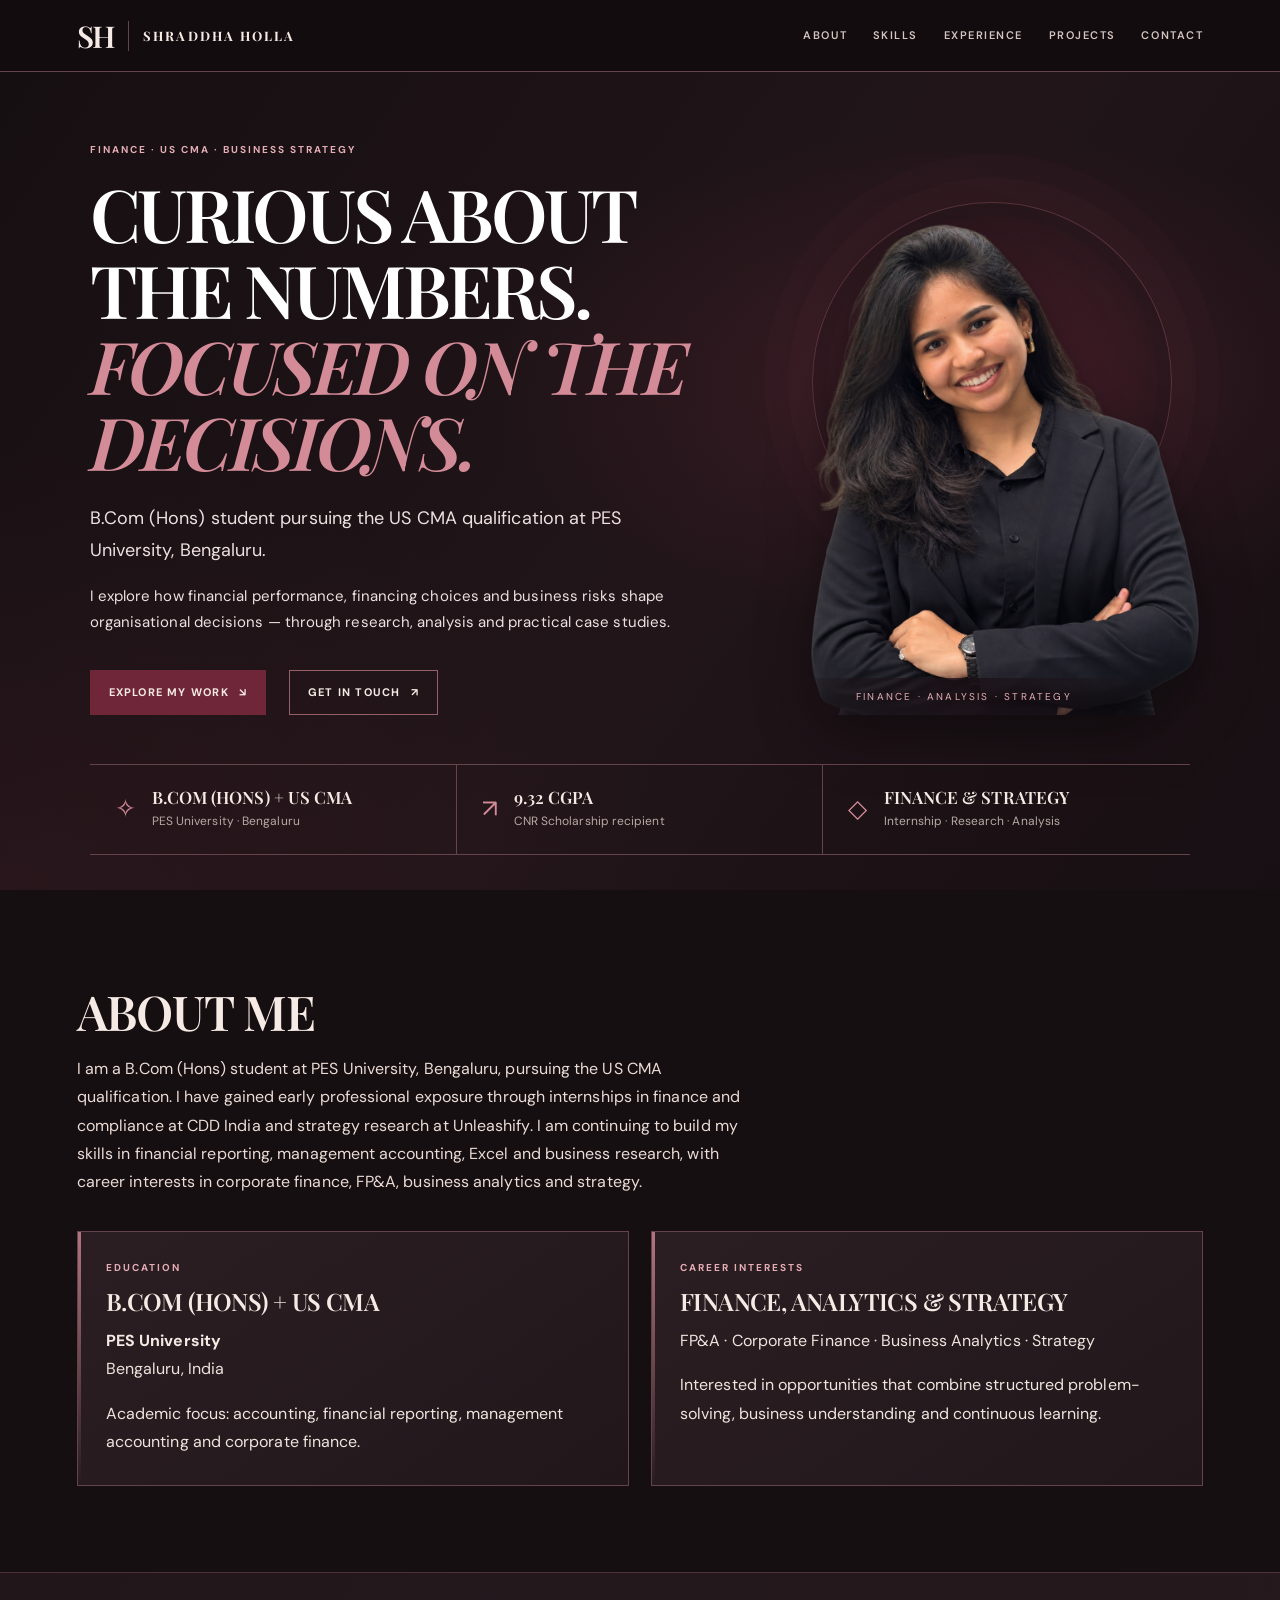
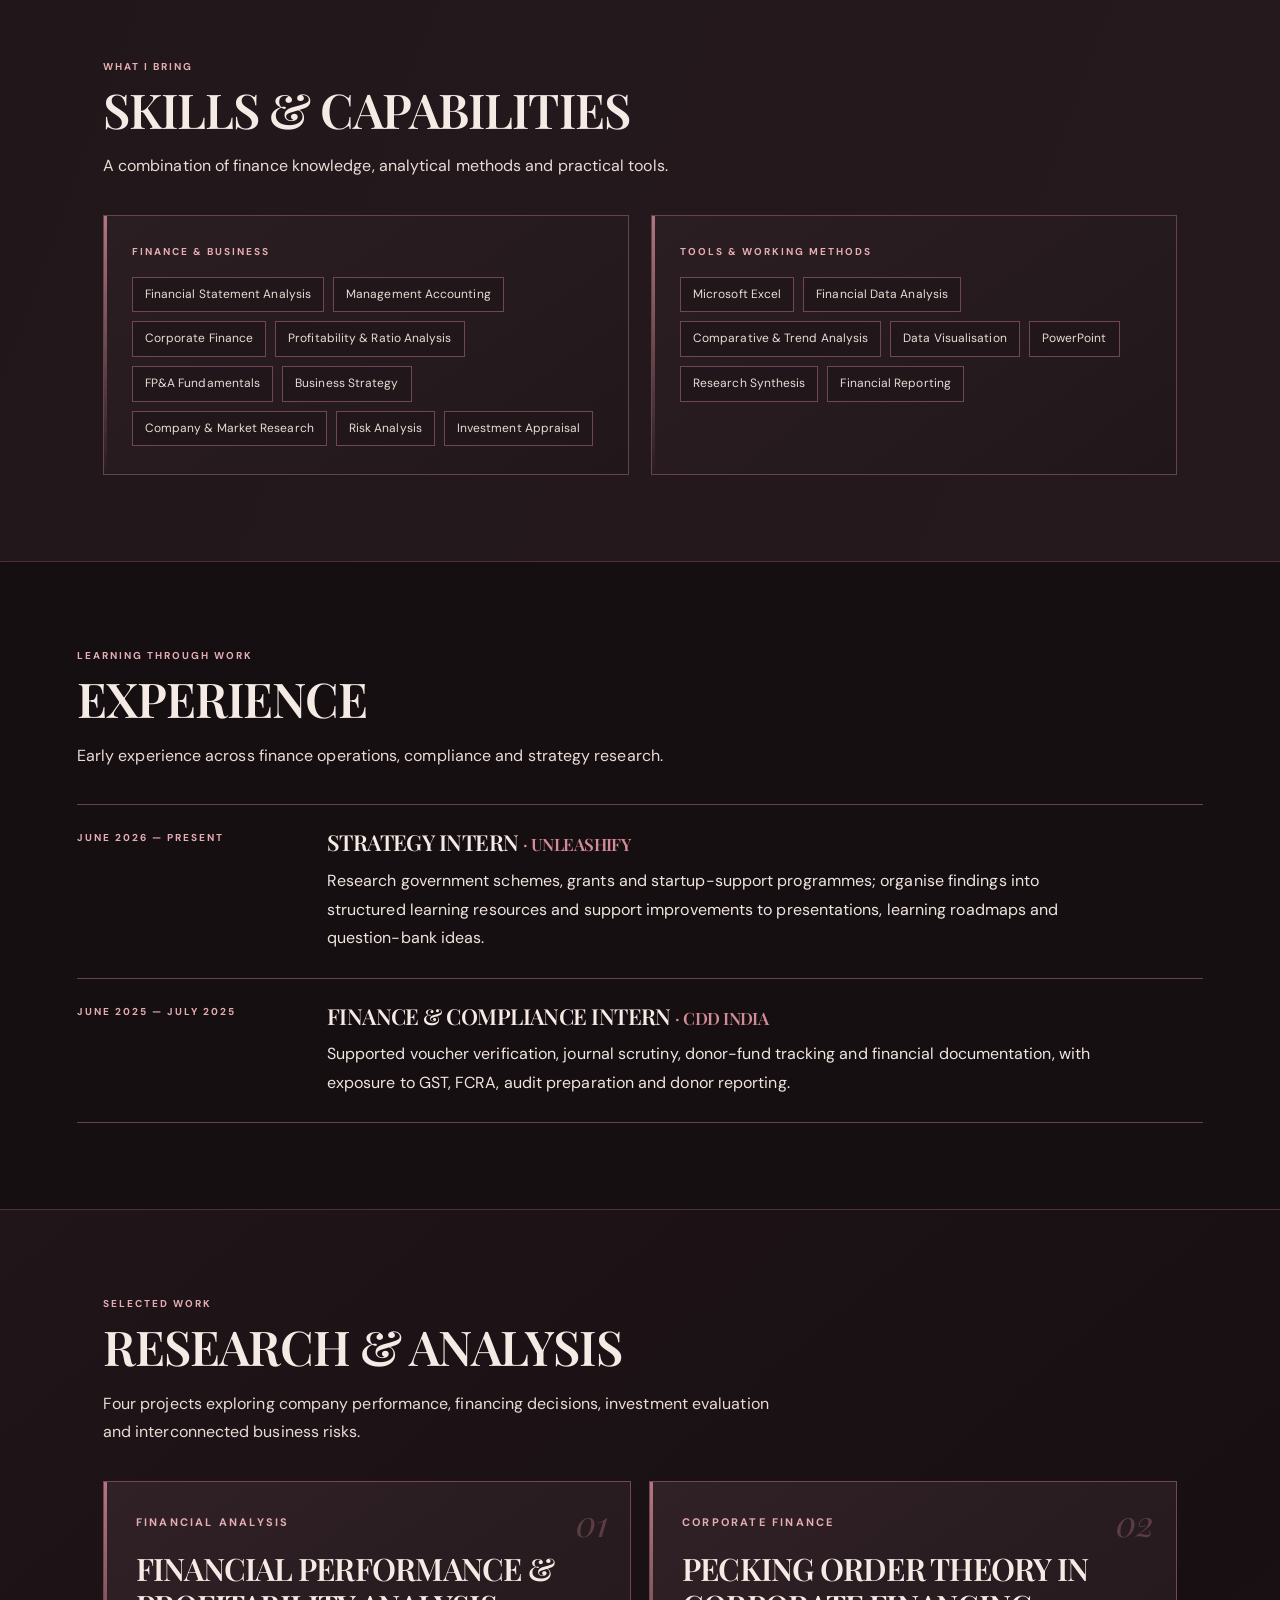
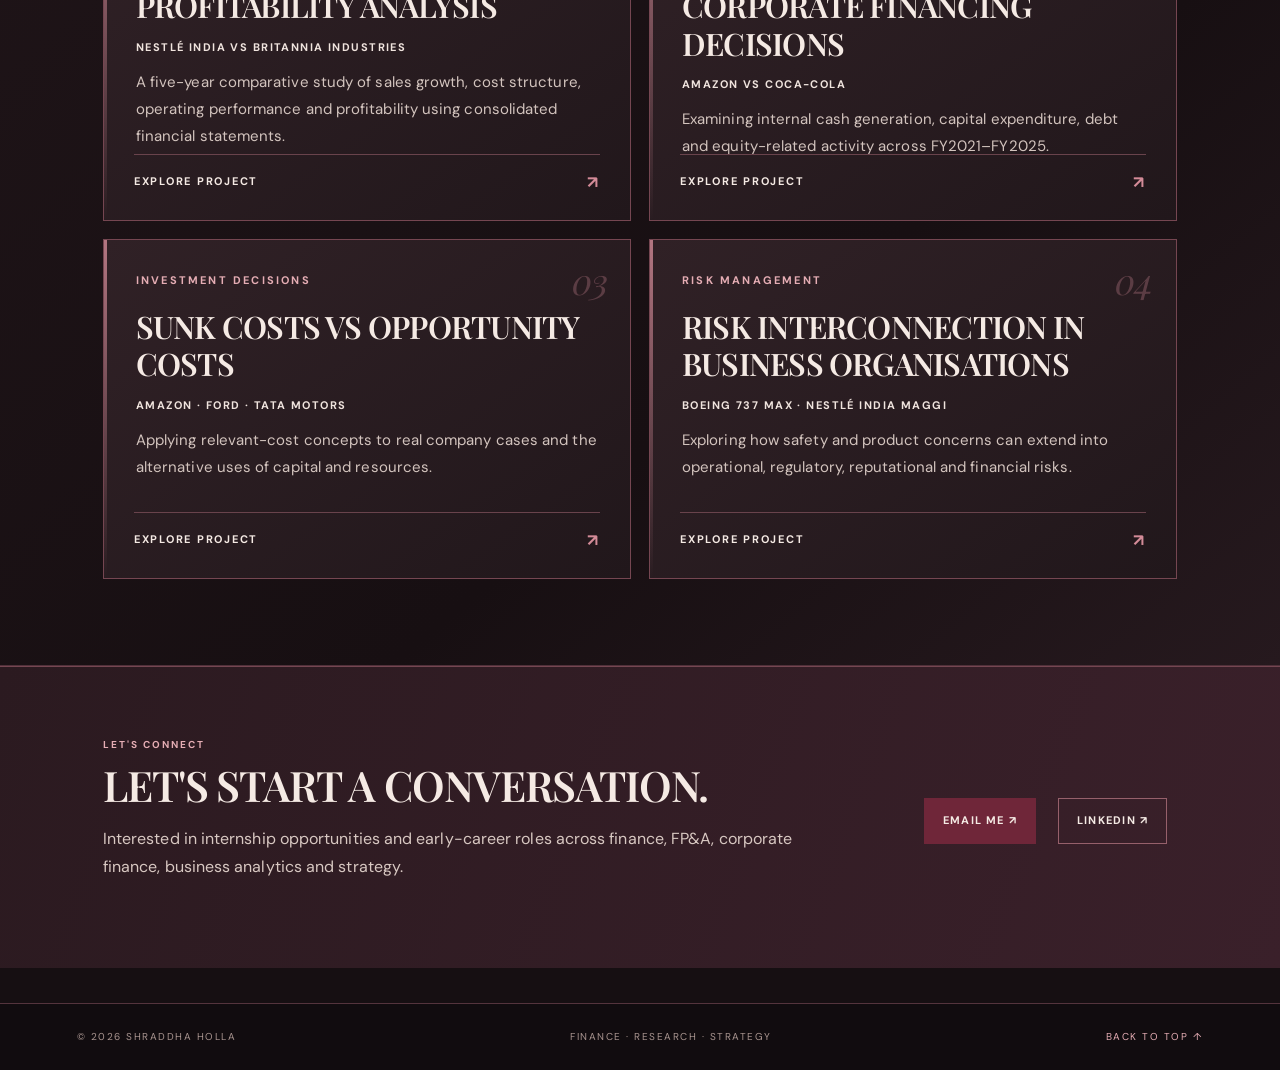
<file: index.html>
<!doctype html>
<html lang="en">
<head>
<meta charset="utf-8"><meta name="viewport" content="width=device-width,initial-scale=1">
<meta name="description" content="Shraddha Holla — B.Com (Hons) student and US CMA candidate focused on finance, business analysis and strategy.">
<title>Shraddha Holla | Finance · Analysis · Strategy</title>
<link rel="preconnect" href="https://fonts.googleapis.com"><link rel="preconnect" href="https://fonts.gstatic.com" crossorigin>
<link href="https://fonts.googleapis.com/css2?family=DM+Sans:wght@400;500;600;700&family=Playfair+Display:ital,wght@0,500;0,600;0,700;1,500;1,600&display=swap" rel="stylesheet">
<link rel="stylesheet" href="style.css">
</head>
<body>
<header class="site-header">
 <a class="brand" href="#home"><span class="brand-mark">SH</span><span>SHRADDHA HOLLA</span></a>
 <nav class="nav" aria-label="Main navigation">
  <a href="#about">ABOUT</a><a href="#skills">SKILLS</a><a href="#experience">EXPERIENCE</a><a href="#projects">PROJECTS</a><a href="#contact">CONTACT</a>
 </nav>
</header>
<main>
<section class="hero" id="home">
 <div class="hero-copy">
  <div class="eyebrow">FINANCE · US CMA · BUSINESS STRATEGY</div>
  <h1>CURIOUS ABOUT THE NUMBERS.<br><em>FOCUSED ON THE DECISIONS.</em></h1>
  <p class="hero-lead">B.Com (Hons) student pursuing the US CMA qualification at PES University, Bengaluru.</p>
  <p class="hero-description">I explore how financial performance, financing choices and business risks shape organisational decisions — through research, analysis and practical case studies.</p>
  <div class="hero-actions"><a class="btn primary" href="#projects">EXPLORE MY WORK <span>↘</span></a><a class="btn outline" href="#contact">GET IN TOUCH <span>↗</span></a></div>
 </div>
 <div class="portrait-stage">
  <div class="portrait-orbit"></div>
  <img class="portrait" src="shraddha-portrait-transparent.png" alt="Professional portrait of Shraddha Holla">
  <div class="portrait-caption">FINANCE · ANALYSIS · STRATEGY</div>
 </div>
 <div class="hero-stats">
  <div><span class="stat-icon">✧</span><div><strong>B.COM (HONS) + US CMA</strong><small>PES University · Bengaluru</small></div></div>
  <div><span class="stat-icon">↗</span><div><strong>9.32 CGPA</strong><small>CNR Scholarship recipient</small></div></div>
  <div><span class="stat-icon">◇</span><div><strong>FINANCE &amp; STRATEGY</strong><small>Internship · Research · Analysis</small></div></div>
 </div>
</section>

<section class="section wrap" id="about">
 <div class="section-heading"><h2>ABOUT ME</h2><p>I am a B.Com (Hons) student at PES University, Bengaluru, pursuing the US CMA qualification. I have gained early professional exposure through internships in finance and compliance at CDD India and strategy research at Unleashify. I am continuing to build my skills in financial reporting, management accounting, Excel and business research, with career interests in corporate finance, FP&amp;A, business analytics and strategy.</p></div>
 <div class="two-column">
  <article class="content-card"><div class="card-kicker">EDUCATION</div><h3>B.COM (HONS) + US CMA</h3><p><strong>PES University</strong><br>Bengaluru, India</p><p>Academic focus: accounting, financial reporting, management accounting and corporate finance.</p></article>
  <article class="content-card"><div class="card-kicker">CAREER INTERESTS</div><h3>FINANCE, ANALYTICS &amp; STRATEGY</h3><p>FP&amp;A · Corporate Finance · Business Analytics · Strategy</p><p>Interested in opportunities that combine structured problem-solving, business understanding and continuous learning.</p></article>
 </div>
</section>

<section class="section skills-section" id="skills">
 <div class="wrap">
  <div class="section-heading"><div class="eyebrow">WHAT I BRING</div><h2>SKILLS &amp; CAPABILITIES</h2><p>A combination of finance knowledge, analytical methods and practical tools.</p></div>
  <div class="two-column">
   <article class="content-card"><div class="card-kicker">FINANCE &amp; BUSINESS</div><div class="skill-list"><span>Financial Statement Analysis</span><span>Management Accounting</span><span>Corporate Finance</span><span>Profitability &amp; Ratio Analysis</span><span>FP&amp;A Fundamentals</span><span>Business Strategy</span><span>Company &amp; Market Research</span><span>Risk Analysis</span><span>Investment Appraisal</span></div></article>
   <article class="content-card"><div class="card-kicker">TOOLS &amp; WORKING METHODS</div><div class="skill-list"><span>Microsoft Excel</span><span>Financial Data Analysis</span><span>Comparative &amp; Trend Analysis</span><span>Data Visualisation</span><span>PowerPoint</span><span>Research Synthesis</span><span>Financial Reporting</span></div></article>
  </div>
 </div>
</section>

<section class="section wrap" id="experience">
 <div class="section-heading"><div class="eyebrow">LEARNING THROUGH WORK</div><h2>EXPERIENCE</h2><p>Early experience across finance operations, compliance and strategy research.</p></div>
 <div class="experience-list">
  <article class="experience-item"><div class="experience-date">JUNE 2026 — PRESENT</div><div><h3>STRATEGY INTERN <span>· UNLEASHIFY</span></h3><p>Research government schemes, grants and startup-support programmes; organise findings into structured learning resources and support improvements to presentations, learning roadmaps and question-bank ideas.</p></div></article>
  <article class="experience-item"><div class="experience-date">JUNE 2025 — JULY 2025</div><div><h3>FINANCE &amp; COMPLIANCE INTERN <span>· CDD INDIA</span></h3><p>Supported voucher verification, journal scrutiny, donor-fund tracking and financial documentation, with exposure to GST, FCRA, audit preparation and donor reporting.</p></div></article>
 </div>
</section>

<section class="section projects-section" id="projects">
 <div class="wrap">
  <div class="section-heading"><div class="eyebrow">SELECTED WORK</div><h2>RESEARCH &amp; ANALYSIS</h2><p>Four projects exploring company performance, financing decisions, investment evaluation and interconnected business risks.</p></div>
  <div class="project-grid">
   <article class="project-card project-one"><div class="project-number">01</div><div class="project-category">FINANCIAL ANALYSIS</div><h3>FINANCIAL PERFORMANCE &amp; PROFITABILITY ANALYSIS</h3><p class="project-companies">NESTLÉ INDIA VS BRITANNIA INDUSTRIES</p><p>A five-year comparative study of sales growth, cost structure, operating performance and profitability using consolidated financial statements.</p><a href="project-nestle.html" class="project-link">EXPLORE PROJECT <span>↗</span></a></article>
   <article class="project-card project-two"><div class="project-number">02</div><div class="project-category">CORPORATE FINANCE</div><h3>PECKING ORDER THEORY IN CORPORATE FINANCING DECISIONS</h3><p class="project-companies">AMAZON VS COCA-COLA</p><p>Examining internal cash generation, capital expenditure, debt and equity-related activity across FY2021–FY2025.</p><a href="project-pecking-order.html" class="project-link">EXPLORE PROJECT <span>↗</span></a></article>
   <article class="project-card project-three"><div class="project-number">03</div><div class="project-category">INVESTMENT DECISIONS</div><h3>SUNK COSTS VS OPPORTUNITY COSTS</h3><p class="project-companies">AMAZON · FORD · TATA MOTORS</p><p>Applying relevant-cost concepts to real company cases and the alternative uses of capital and resources.</p><a href="project-sunk-opportunity.html" class="project-link">EXPLORE PROJECT <span>↗</span></a></article>
   <article class="project-card project-four"><div class="project-number">04</div><div class="project-category">RISK MANAGEMENT</div><h3>RISK INTERCONNECTION IN BUSINESS ORGANISATIONS</h3><p class="project-companies">BOEING 737 MAX · NESTLÉ INDIA MAGGI</p><p>Exploring how safety and product concerns can extend into operational, regulatory, reputational and financial risks.</p><a href="project-risk-interconnection.html" class="project-link">EXPLORE PROJECT <span>↗</span></a></article>
  </div>
 </div>
</section>

<section class="contact-section" id="contact"><div class="wrap contact-inner"><div><div class="eyebrow">LET'S CONNECT</div><h2>LET'S START A CONVERSATION.</h2><p>Interested in internship opportunities and early-career roles across finance, FP&amp;A, corporate finance, business analytics and strategy.</p></div><div class="contact-actions"><a class="btn primary" href="mailto:shraddhaholla09@gmail.com">EMAIL ME ↗</a><a class="btn outline" href="https://www.linkedin.com/in/shraddhaholla" target="_blank" rel="noopener">LINKEDIN ↗</a></div></div></section>
</main>
<footer class="footer"><span>© 2026 SHRADDHA HOLLA</span><span>FINANCE · RESEARCH · STRATEGY</span><a href="#home">BACK TO TOP ↑</a></footer>
</body></html>
</file>
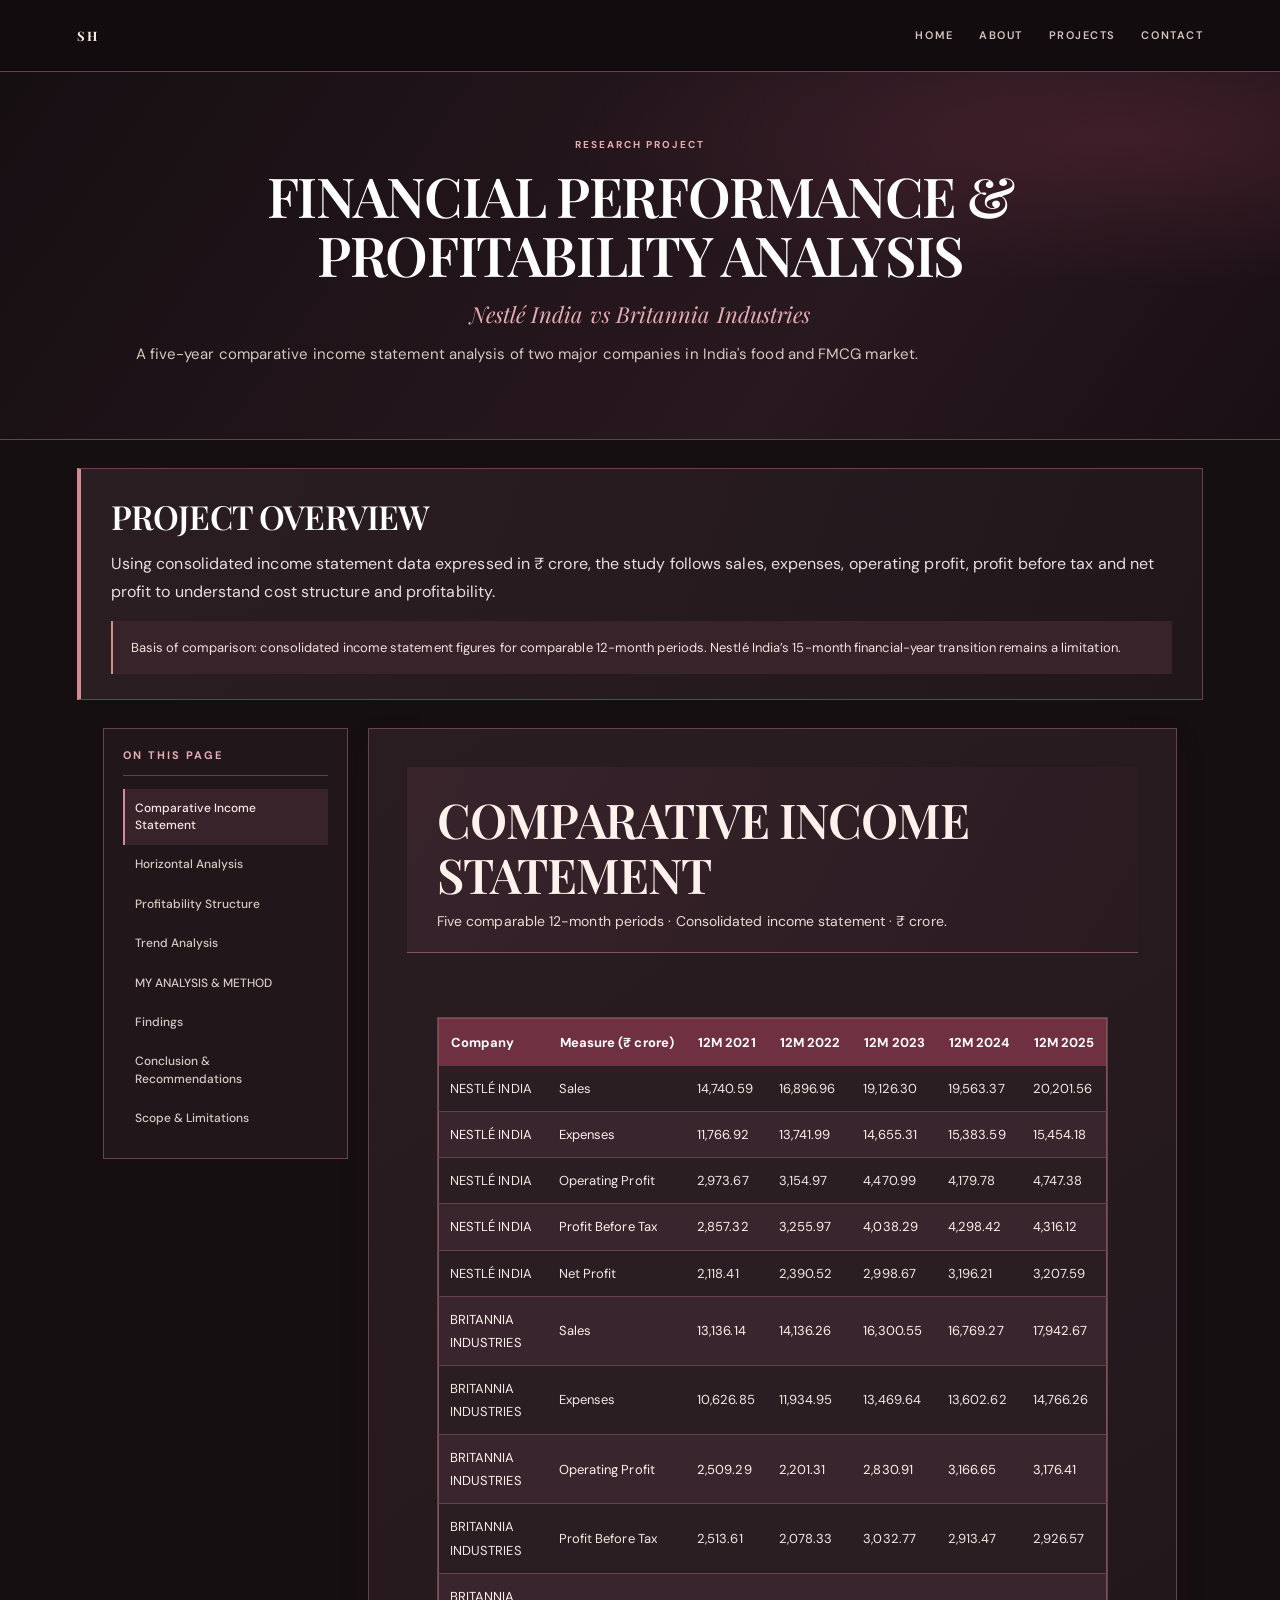
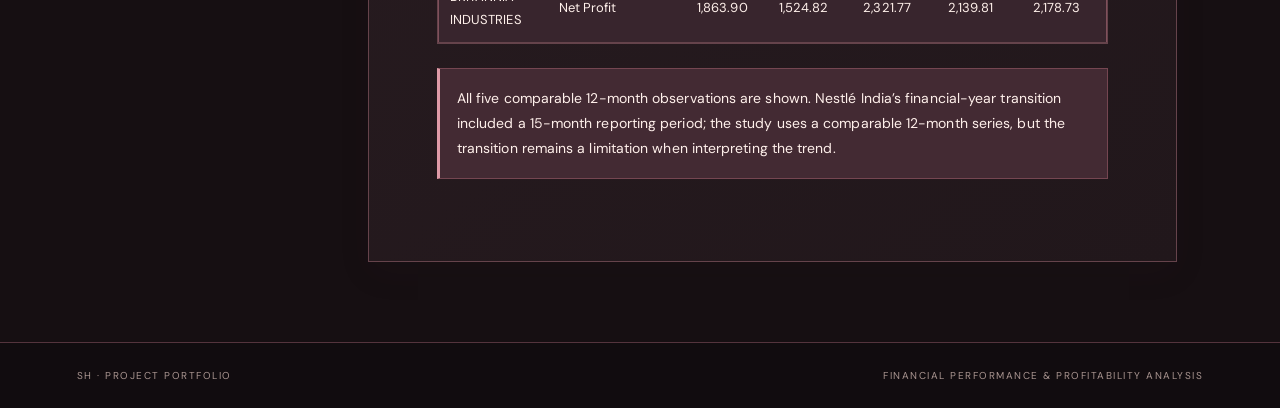
<file: project-nestle.html>
<!doctype html><html lang="en"><head><meta charset="utf-8"><meta name="viewport" content="width=device-width,initial-scale=1"><title>Financial Performance &amp; Profitability Analysis | Shraddha Holla</title><link href="https://fonts.googleapis.com/css2?family=DM+Sans:wght@400;500;600;700&family=Playfair+Display:wght@500;600;700;1,500&display=swap" rel="stylesheet"><link rel="stylesheet" href="style.css"></head><body>
<header><a class="brand" href="index.html">SH</a><nav class="nav"><a href="index.html">Home</a><a href="index.html#about">About</a><a href="index.html#projects">Projects</a><a href="index.html#contact">Contact</a></nav></header>
<section class="page-hero"><div class="eyebrow">Research Project</div><h1>Financial Performance & Profitability Analysis</h1><div class="subtitle">Nestlé India vs Britannia Industries</div><p>A five-year comparative income statement analysis of two major companies in India's food and FMCG market.</p></section>
<section class="overview"><h2>Project Overview</h2><p>Using consolidated income statement data expressed in ₹ crore, the study follows sales, expenses, operating profit, profit before tax and net profit to understand cost structure and profitability.</p><div class="note">Basis of comparison: consolidated income statement figures for comparable 12-month periods. Nestlé India’s 15-month financial-year transition remains a limitation.</div></section>
<div class="workspace"><aside class="sidebar"><h3>ON THIS PAGE</h3><button class="tab" data-tab="comparative" aria-selected="true">Comparative Income Statement</button><button class="tab" data-tab="horizontal" aria-selected="false">Horizontal Analysis</button><button class="tab" data-tab="vertical" aria-selected="false">Profitability Structure</button><button class="tab" data-tab="trend" aria-selected="false">Trend Analysis</button><button class="tab" data-tab="analysis" aria-selected="false">MY ANALYSIS &amp; METHOD</button><button class="tab" data-tab="findings" aria-selected="false">Findings</button><button class="tab" data-tab="conclusion" aria-selected="false">Conclusion & Recommendations</button><button class="tab" data-tab="scope" aria-selected="false">Scope &amp; Limitations</button></aside><article class="panel"><div class="panel-head"><h2 id="panelTitle">Comparative Income Statement</h2><p id="panelSubtitle">Five-year figures for both companies · ₹ crore · 12M 2021–12M 2025.</p></div><div class="panel-body" id="panelBody"></div></article></div>
<footer class="footer"><span>SH · Project Portfolio</span><span>Financial Performance & Profitability Analysis</span></footer>
<script>const DATA={"comparative":{"title":"Comparative Income Statement","subtitle":"Five comparable 12-month periods · Consolidated income statement · ₹ crore.","body":"<div class=\"table-scroll\"><table><thead><tr><th>Company</th><th>Measure (₹ crore)</th><th>12M 2021</th><th>12M 2022</th><th>12M 2023</th><th>12M 2024</th><th>12M 2025</th></tr></thead><tbody><tr><td>NESTLÉ INDIA</td><td>Sales</td><td>14,740.59</td><td>16,896.96</td><td>19,126.30</td><td>19,563.37</td><td>20,201.56</td></tr><tr><td>NESTLÉ INDIA</td><td>Expenses</td><td>11,766.92</td><td>13,741.99</td><td>14,655.31</td><td>15,383.59</td><td>15,454.18</td></tr><tr><td>NESTLÉ INDIA</td><td>Operating Profit</td><td>2,973.67</td><td>3,154.97</td><td>4,470.99</td><td>4,179.78</td><td>4,747.38</td></tr><tr><td>NESTLÉ INDIA</td><td>Profit Before Tax</td><td>2,857.32</td><td>3,255.97</td><td>4,038.29</td><td>4,298.42</td><td>4,316.12</td></tr><tr><td>NESTLÉ INDIA</td><td>Net Profit</td><td>2,118.41</td><td>2,390.52</td><td>2,998.67</td><td>3,196.21</td><td>3,207.59</td></tr><tr><td>BRITANNIA INDUSTRIES</td><td>Sales</td><td>13,136.14</td><td>14,136.26</td><td>16,300.55</td><td>16,769.27</td><td>17,942.67</td></tr><tr><td>BRITANNIA INDUSTRIES</td><td>Expenses</td><td>10,626.85</td><td>11,934.95</td><td>13,469.64</td><td>13,602.62</td><td>14,766.26</td></tr><tr><td>BRITANNIA INDUSTRIES</td><td>Operating Profit</td><td>2,509.29</td><td>2,201.31</td><td>2,830.91</td><td>3,166.65</td><td>3,176.41</td></tr><tr><td>BRITANNIA INDUSTRIES</td><td>Profit Before Tax</td><td>2,513.61</td><td>2,078.33</td><td>3,032.77</td><td>2,913.47</td><td>2,926.57</td></tr><tr><td>BRITANNIA INDUSTRIES</td><td>Net Profit</td><td>1,863.90</td><td>1,524.82</td><td>2,321.77</td><td>2,139.81</td><td>2,178.73</td></tr></tbody></table></div><div class=\"callout\">All five comparable 12-month observations are shown. Nestlé India’s financial-year transition included a 15-month reporting period; the study uses a comparable 12-month series, but the transition remains a limitation when interpreting the trend.</div>"},"horizontal":{"title":"Horizontal Analysis","subtitle":"Growth across the comparable 12-month period.","body":"<div class=\"table-scroll\"><table><thead><tr><th>Measure</th><th>Nestlé India</th><th>Britannia Industries</th></tr></thead><tbody><tr><td>Sales Growth</td><td>37.05%</td><td>36.59%</td></tr><tr><td>Expenses Growth</td><td>31.34%</td><td>38.97%</td></tr><tr><td>Operating Profit Growth</td><td>59.65%</td><td>26.59%</td></tr><tr><td>PBT Growth</td><td>51.05%</td><td>16.43%</td></tr><tr><td>Net Profit Growth</td><td>51.41%</td><td>16.89%</td></tr></tbody></table></div>"},"vertical":{"title":"Profitability Structure","subtitle":"Margins at the beginning and end of the period.","body":"<div class=\"table-scroll\"><table><thead><tr><th>Company</th><th>12M year</th><th>Operating profit margin</th><th>Net profit margin</th></tr></thead><tbody><tr><td>Nestlé India</td><td>2021</td><td>20.17%</td><td>14.37%</td></tr><tr><td>Nestlé India</td><td>2022</td><td>18.67%</td><td>14.15%</td></tr><tr><td>Nestlé India</td><td>2023</td><td>23.38%</td><td>15.68%</td></tr><tr><td>Nestlé India</td><td>2024</td><td>21.37%</td><td>16.34%</td></tr><tr><td>Nestlé India</td><td>2025</td><td>23.50%</td><td>15.88%</td></tr><tr><td>Britannia Industries</td><td>2021</td><td>19.10%</td><td>14.19%</td></tr><tr><td>Britannia Industries</td><td>2022</td><td>15.57%</td><td>10.79%</td></tr><tr><td>Britannia Industries</td><td>2023</td><td>17.37%</td><td>14.24%</td></tr><tr><td>Britannia Industries</td><td>2024</td><td>18.88%</td><td>12.76%</td></tr><tr><td>Britannia Industries</td><td>2025</td><td>17.70%</td><td>12.14%</td></tr></tbody></table></div><figure class=\"data-visual\"><figcaption>PROFITABILITY MARGINS ACROSS FIVE YEARS</figcaption><svg viewBox=\"0 0 760 330\" role=\"img\" aria-label=\"PROFITABILITY MARGINS ACROSS FIVE YEARS\"><line x1=\"72\" y1=\"260.0\" x2=\"735\" y2=\"260.0\" stroke=\"#80505b\" stroke-dasharray=\"3 5\"/><text x=\"60\" y=\"264.0\" text-anchor=\"end\" class=\"axis\">0%</text><line x1=\"72\" y1=\"205.5\" x2=\"735\" y2=\"205.5\" stroke=\"#80505b\" stroke-dasharray=\"3 5\"/><text x=\"60\" y=\"209.5\" text-anchor=\"end\" class=\"axis\">6.25%</text><line x1=\"72\" y1=\"151.0\" x2=\"735\" y2=\"151.0\" stroke=\"#80505b\" stroke-dasharray=\"3 5\"/><text x=\"60\" y=\"155.0\" text-anchor=\"end\" class=\"axis\">12.5%</text><line x1=\"72\" y1=\"96.5\" x2=\"735\" y2=\"96.5\" stroke=\"#80505b\" stroke-dasharray=\"3 5\"/><text x=\"60\" y=\"100.5\" text-anchor=\"end\" class=\"axis\">18.75%</text><line x1=\"72\" y1=\"42.0\" x2=\"735\" y2=\"42.0\" stroke=\"#80505b\" stroke-dasharray=\"3 5\"/><text x=\"60\" y=\"46.0\" text-anchor=\"end\" class=\"axis\">25%</text><text x=\"104.0\" y=\"292\" text-anchor=\"middle\" class=\"lab\">2021</text><text x=\"253.8\" y=\"292\" text-anchor=\"middle\" class=\"lab\">2022</text><text x=\"403.5\" y=\"292\" text-anchor=\"middle\" class=\"lab\">2023</text><text x=\"553.2\" y=\"292\" text-anchor=\"middle\" class=\"lab\">2024</text><text x=\"703.0\" y=\"292\" text-anchor=\"middle\" class=\"lab\">2025</text><polyline points=\"104.0,84.1 253.8,97.2 403.5,56.2 553.2,73.7 703.0,55.1\" fill=\"none\" stroke=\"#e5adb4\" stroke-width=\"3\" stroke-linecap=\"round\" stroke-linejoin=\"round\"/><circle cx=\"104.0\" cy=\"84.1\" r=\"4.5\" fill=\"#e5adb4\" stroke=\"#21171b\" stroke-width=\"1.5\"/><circle cx=\"253.8\" cy=\"97.2\" r=\"4.5\" fill=\"#e5adb4\" stroke=\"#21171b\" stroke-width=\"1.5\"/><circle cx=\"403.5\" cy=\"56.2\" r=\"4.5\" fill=\"#e5adb4\" stroke=\"#21171b\" stroke-width=\"1.5\"/><circle cx=\"553.2\" cy=\"73.7\" r=\"4.5\" fill=\"#e5adb4\" stroke=\"#21171b\" stroke-width=\"1.5\"/><circle cx=\"703.0\" cy=\"55.1\" r=\"4.5\" fill=\"#e5adb4\" stroke=\"#21171b\" stroke-width=\"1.5\"/><polyline points=\"104.0,93.4 253.8,124.2 403.5,108.6 553.2,95.3 703.0,105.6\" fill=\"none\" stroke=\"#f2d6c3\" stroke-width=\"3\" stroke-linecap=\"round\" stroke-linejoin=\"round\"/><circle cx=\"104.0\" cy=\"93.4\" r=\"4.5\" fill=\"#f2d6c3\" stroke=\"#21171b\" stroke-width=\"1.5\"/><circle cx=\"253.8\" cy=\"124.2\" r=\"4.5\" fill=\"#f2d6c3\" stroke=\"#21171b\" stroke-width=\"1.5\"/><circle cx=\"403.5\" cy=\"108.6\" r=\"4.5\" fill=\"#f2d6c3\" stroke=\"#21171b\" stroke-width=\"1.5\"/><circle cx=\"553.2\" cy=\"95.3\" r=\"4.5\" fill=\"#f2d6c3\" stroke=\"#21171b\" stroke-width=\"1.5\"/><circle cx=\"703.0\" cy=\"105.6\" r=\"4.5\" fill=\"#f2d6c3\" stroke=\"#21171b\" stroke-width=\"1.5\"/><polyline points=\"104.0,134.7 253.8,136.6 403.5,123.3 553.2,117.5 703.0,121.5\" fill=\"none\" stroke=\"#c77b8b\" stroke-width=\"3\" stroke-linecap=\"round\" stroke-linejoin=\"round\"/><circle cx=\"104.0\" cy=\"134.7\" r=\"4.5\" fill=\"#c77b8b\" stroke=\"#21171b\" stroke-width=\"1.5\"/><circle cx=\"253.8\" cy=\"136.6\" r=\"4.5\" fill=\"#c77b8b\" stroke=\"#21171b\" stroke-width=\"1.5\"/><circle cx=\"403.5\" cy=\"123.3\" r=\"4.5\" fill=\"#c77b8b\" stroke=\"#21171b\" stroke-width=\"1.5\"/><circle cx=\"553.2\" cy=\"117.5\" r=\"4.5\" fill=\"#c77b8b\" stroke=\"#21171b\" stroke-width=\"1.5\"/><circle cx=\"703.0\" cy=\"121.5\" r=\"4.5\" fill=\"#c77b8b\" stroke=\"#21171b\" stroke-width=\"1.5\"/><polyline points=\"104.0,136.3 253.8,165.9 403.5,135.8 553.2,148.7 703.0,154.1\" fill=\"none\" stroke=\"#a88a75\" stroke-width=\"3\" stroke-linecap=\"round\" stroke-linejoin=\"round\"/><circle cx=\"104.0\" cy=\"136.3\" r=\"4.5\" fill=\"#a88a75\" stroke=\"#21171b\" stroke-width=\"1.5\"/><circle cx=\"253.8\" cy=\"165.9\" r=\"4.5\" fill=\"#a88a75\" stroke=\"#21171b\" stroke-width=\"1.5\"/><circle cx=\"403.5\" cy=\"135.8\" r=\"4.5\" fill=\"#a88a75\" stroke=\"#21171b\" stroke-width=\"1.5\"/><circle cx=\"553.2\" cy=\"148.7\" r=\"4.5\" fill=\"#a88a75\" stroke=\"#21171b\" stroke-width=\"1.5\"/><circle cx=\"703.0\" cy=\"154.1\" r=\"4.5\" fill=\"#a88a75\" stroke=\"#21171b\" stroke-width=\"1.5\"/><line x1=\"80\" y1=\"316\" x2=\"102\" y2=\"316\" stroke=\"#e5adb4\" stroke-width=\"3\"/><text x=\"109\" y=\"320\" class=\"lab\">Nestlé OPM</text><line x1=\"210\" y1=\"316\" x2=\"232\" y2=\"316\" stroke=\"#f2d6c3\" stroke-width=\"3\"/><text x=\"239\" y=\"320\" class=\"lab\">Britannia OPM</text><line x1=\"340\" y1=\"316\" x2=\"362\" y2=\"316\" stroke=\"#c77b8b\" stroke-width=\"3\"/><text x=\"369\" y=\"320\" class=\"lab\">Nestlé NPM</text><line x1=\"470\" y1=\"316\" x2=\"492\" y2=\"316\" stroke=\"#a88a75\" stroke-width=\"3\"/><text x=\"499\" y=\"320\" class=\"lab\">Britannia NPM</text></svg></figure><p>The trend chart and table show that the two companies did not move in a straight line. Nestlé India’s operating margin fell in 2022, recovered strongly in 2023, softened in 2024 and reached 23.50% in 2025. Britannia’s operating margin fell in 2022, recovered through 2024 and eased to 17.70% in 2025.</p>"},"trend":{"title":"Trend Analysis","subtitle":"How sales and profitability developed across the period.","body":"<div class=\"metrics\"><div class=\"metric\"><b>₹20,201.56cr</b><span>Nestlé India sales · 12M 2025</span></div><div class=\"metric\"><b>₹17,942.67cr</b><span>Britannia sales · 12M 2025</span></div><div class=\"metric\"><b>23.50%</b><span>Nestlé operating margin · 12M 2025</span></div></div><p>Nestlé India’s operating and net profit margins improved over the period, while Britannia Industries’ margins declined. The year-on-year path was not uniform for either company.</p><figure class=\"data-visual\"><figcaption>PROFITABILITY MARGINS ACROSS FIVE YEARS</figcaption><svg viewBox=\"0 0 760 330\" role=\"img\" aria-label=\"PROFITABILITY MARGINS ACROSS FIVE YEARS\"><line x1=\"72\" y1=\"260.0\" x2=\"735\" y2=\"260.0\" stroke=\"#80505b\" stroke-dasharray=\"3 5\"/><text x=\"60\" y=\"264.0\" text-anchor=\"end\" class=\"axis\">0%</text><line x1=\"72\" y1=\"205.5\" x2=\"735\" y2=\"205.5\" stroke=\"#80505b\" stroke-dasharray=\"3 5\"/><text x=\"60\" y=\"209.5\" text-anchor=\"end\" class=\"axis\">6.25%</text><line x1=\"72\" y1=\"151.0\" x2=\"735\" y2=\"151.0\" stroke=\"#80505b\" stroke-dasharray=\"3 5\"/><text x=\"60\" y=\"155.0\" text-anchor=\"end\" class=\"axis\">12.5%</text><line x1=\"72\" y1=\"96.5\" x2=\"735\" y2=\"96.5\" stroke=\"#80505b\" stroke-dasharray=\"3 5\"/><text x=\"60\" y=\"100.5\" text-anchor=\"end\" class=\"axis\">18.75%</text><line x1=\"72\" y1=\"42.0\" x2=\"735\" y2=\"42.0\" stroke=\"#80505b\" stroke-dasharray=\"3 5\"/><text x=\"60\" y=\"46.0\" text-anchor=\"end\" class=\"axis\">25%</text><text x=\"104.0\" y=\"292\" text-anchor=\"middle\" class=\"lab\">2021</text><text x=\"253.8\" y=\"292\" text-anchor=\"middle\" class=\"lab\">2022</text><text x=\"403.5\" y=\"292\" text-anchor=\"middle\" class=\"lab\">2023</text><text x=\"553.2\" y=\"292\" text-anchor=\"middle\" class=\"lab\">2024</text><text x=\"703.0\" y=\"292\" text-anchor=\"middle\" class=\"lab\">2025</text><polyline points=\"104.0,84.1 253.8,97.2 403.5,56.2 553.2,73.7 703.0,55.1\" fill=\"none\" stroke=\"#e5adb4\" stroke-width=\"3\" stroke-linecap=\"round\" stroke-linejoin=\"round\"/><circle cx=\"104.0\" cy=\"84.1\" r=\"4.5\" fill=\"#e5adb4\" stroke=\"#21171b\" stroke-width=\"1.5\"/><circle cx=\"253.8\" cy=\"97.2\" r=\"4.5\" fill=\"#e5adb4\" stroke=\"#21171b\" stroke-width=\"1.5\"/><circle cx=\"403.5\" cy=\"56.2\" r=\"4.5\" fill=\"#e5adb4\" stroke=\"#21171b\" stroke-width=\"1.5\"/><circle cx=\"553.2\" cy=\"73.7\" r=\"4.5\" fill=\"#e5adb4\" stroke=\"#21171b\" stroke-width=\"1.5\"/><circle cx=\"703.0\" cy=\"55.1\" r=\"4.5\" fill=\"#e5adb4\" stroke=\"#21171b\" stroke-width=\"1.5\"/><polyline points=\"104.0,93.4 253.8,124.2 403.5,108.6 553.2,95.3 703.0,105.6\" fill=\"none\" stroke=\"#f2d6c3\" stroke-width=\"3\" stroke-linecap=\"round\" stroke-linejoin=\"round\"/><circle cx=\"104.0\" cy=\"93.4\" r=\"4.5\" fill=\"#f2d6c3\" stroke=\"#21171b\" stroke-width=\"1.5\"/><circle cx=\"253.8\" cy=\"124.2\" r=\"4.5\" fill=\"#f2d6c3\" stroke=\"#21171b\" stroke-width=\"1.5\"/><circle cx=\"403.5\" cy=\"108.6\" r=\"4.5\" fill=\"#f2d6c3\" stroke=\"#21171b\" stroke-width=\"1.5\"/><circle cx=\"553.2\" cy=\"95.3\" r=\"4.5\" fill=\"#f2d6c3\" stroke=\"#21171b\" stroke-width=\"1.5\"/><circle cx=\"703.0\" cy=\"105.6\" r=\"4.5\" fill=\"#f2d6c3\" stroke=\"#21171b\" stroke-width=\"1.5\"/><polyline points=\"104.0,134.7 253.8,136.6 403.5,123.3 553.2,117.5 703.0,121.5\" fill=\"none\" stroke=\"#c77b8b\" stroke-width=\"3\" stroke-linecap=\"round\" stroke-linejoin=\"round\"/><circle cx=\"104.0\" cy=\"134.7\" r=\"4.5\" fill=\"#c77b8b\" stroke=\"#21171b\" stroke-width=\"1.5\"/><circle cx=\"253.8\" cy=\"136.6\" r=\"4.5\" fill=\"#c77b8b\" stroke=\"#21171b\" stroke-width=\"1.5\"/><circle cx=\"403.5\" cy=\"123.3\" r=\"4.5\" fill=\"#c77b8b\" stroke=\"#21171b\" stroke-width=\"1.5\"/><circle cx=\"553.2\" cy=\"117.5\" r=\"4.5\" fill=\"#c77b8b\" stroke=\"#21171b\" stroke-width=\"1.5\"/><circle cx=\"703.0\" cy=\"121.5\" r=\"4.5\" fill=\"#c77b8b\" stroke=\"#21171b\" stroke-width=\"1.5\"/><polyline points=\"104.0,136.3 253.8,165.9 403.5,135.8 553.2,148.7 703.0,154.1\" fill=\"none\" stroke=\"#a88a75\" stroke-width=\"3\" stroke-linecap=\"round\" stroke-linejoin=\"round\"/><circle cx=\"104.0\" cy=\"136.3\" r=\"4.5\" fill=\"#a88a75\" stroke=\"#21171b\" stroke-width=\"1.5\"/><circle cx=\"253.8\" cy=\"165.9\" r=\"4.5\" fill=\"#a88a75\" stroke=\"#21171b\" stroke-width=\"1.5\"/><circle cx=\"403.5\" cy=\"135.8\" r=\"4.5\" fill=\"#a88a75\" stroke=\"#21171b\" stroke-width=\"1.5\"/><circle cx=\"553.2\" cy=\"148.7\" r=\"4.5\" fill=\"#a88a75\" stroke=\"#21171b\" stroke-width=\"1.5\"/><circle cx=\"703.0\" cy=\"154.1\" r=\"4.5\" fill=\"#a88a75\" stroke=\"#21171b\" stroke-width=\"1.5\"/><line x1=\"80\" y1=\"316\" x2=\"102\" y2=\"316\" stroke=\"#e5adb4\" stroke-width=\"3\"/><text x=\"109\" y=\"320\" class=\"lab\">Nestlé OPM</text><line x1=\"210\" y1=\"316\" x2=\"232\" y2=\"316\" stroke=\"#f2d6c3\" stroke-width=\"3\"/><text x=\"239\" y=\"320\" class=\"lab\">Britannia OPM</text><line x1=\"340\" y1=\"316\" x2=\"362\" y2=\"316\" stroke=\"#c77b8b\" stroke-width=\"3\"/><text x=\"369\" y=\"320\" class=\"lab\">Nestlé NPM</text><line x1=\"470\" y1=\"316\" x2=\"492\" y2=\"316\" stroke=\"#a88a75\" stroke-width=\"3\"/><text x=\"499\" y=\"320\" class=\"lab\">Britannia NPM</text></svg></figure>"},"analysis":{"title":"My Analysis","subtitle":"Method, numerical evidence and interpretation.","body":"<p><strong>Method used.</strong> I applied comparative, horizontal, vertical and trend analysis to consolidated income-statement figures for five comparable 12-month periods (12M 2021 to 12M 2025). Horizontal analysis measures the percentage movement between the opening and closing periods. Vertical analysis expresses profit measures as a proportion of sales, while trend analysis considers how those measures move year by year. I compared sales, expenses, operating profit, profit before tax and net profit, then interpreted the margin movements alongside the growth rates.</p><p><strong>Evidence from growth and cost movements.</strong> Sales increased by 37.05% for Nestlé India and 36.59% for Britannia, showing closely matched revenue growth. The cost pattern differed: Nestlé’s expenses grew by 31.34%, below its sales growth, while Britannia’s expenses grew by 38.97%, above its sales growth. This difference is consistent with the operating-margin movement: Nestlé improved from 20.17% to 23.50%, whereas Britannia moved from 19.10% to 17.70%. Nestlé’s operating profit grew by 59.65%, compared with 26.59% for Britannia. These comparisons provide the numerical basis for the conclusion that the companies converted revenue growth into operating profit at different rates.</p><p><strong>Profitability interpretation.</strong> Net profit margin reinforces the contrast. Nestlé’s net margin moved from 14.37% to 15.88%, while Britannia’s moved from 14.19% to 12.14%. The evidence suggests that Nestlé converted a greater share of additional sales into operating and net profit over the period, while Britannia’s faster expense growth was associated with pressure on its operating margin. The year-by-year table is important: neither company followed a perfectly smooth trend, and a comparison based only on the opening and closing years would conceal intermediate movements.</p><p><strong>What the analysis can and cannot establish.</strong> The ratios describe observed financial outcomes; they do not, by themselves, prove the operational causes behind each movement. Changes in product mix, pricing, input costs, volumes and other operating factors may influence profitability, but this study does not isolate their individual effects. Nestlé India also underwent a 15-month financial-year transition. A comparable 12-month series is used, but the transition remains a qualification when interpreting the trend. The analysis is based on published financial information rather than internal management accounts.</p>"},"findings":{"title":"Key Findings","subtitle":"Main findings from the study.","body":"<ol><li>Both companies expanded sales across the comparable period.</li><li>Nestlé India’s operating profit grew faster than Britannia’s.</li><li>Nestlé India improved operating and net profit margins; Britannia’s declined.</li><li>Sales growth alone does not explain profitability: expense growth and operating efficiency also matter.</li></ol>"},"conclusion":{"title":"Conclusion & Recommendations","subtitle":"Implications for cost management and profitability.","body":"<p>The study concludes that both companies expanded sales, but their profitability patterns differed. Nestlé India recorded stronger growth in operating profit, PBT and net profit, supported by expense growth below sales growth. Britannia Industries experienced higher expense growth and declining profitability margins.</p><ol><li>Strengthen expense management and monitor cost escalation.</li><li>Improve operating and net profit margins through cost efficiency and pricing and product strategies.</li><li>Monitor fluctuations in operating profit, PBT and net profit.</li><li>Balance revenue growth with cost control.</li></ol>"},"scope":{"title":"Scope & Limitations","subtitle":"What the comparison covers.","body":"<p>The study compares selected consolidated income-statement measures for Nestlé India and Britannia Industries over 12M 2021 to 12M 2025. It uses comparative, horizontal, vertical and trend analysis. Amounts are presented in ₹ crore, and margins are calculated as the relevant profit measure divided by sales.</p><div class=\"callout\">Nestlé India’s financial-year transition included a 15-month reporting period. A comparable 12-month series is used, but the transition remains a limitation when interpreting year-on-year movements.</div><p>The analysis is based on publicly reported financial information. It does not use internal management accounts, and it does not claim to establish the cause of every movement in sales, expenses or profitability.</p>"}};function show(k){document.querySelectorAll('.tab').forEach(b=>b.setAttribute('aria-selected',String(b.dataset.tab===k)));const d=DATA[k];document.getElementById('panelTitle').textContent=d.title;document.getElementById('panelSubtitle').textContent=d.subtitle;document.getElementById('panelBody').innerHTML=d.body;}document.querySelectorAll('.tab').forEach(b=>b.addEventListener('click',()=>show(b.dataset.tab)));show('comparative');</script></body></html>
</file>
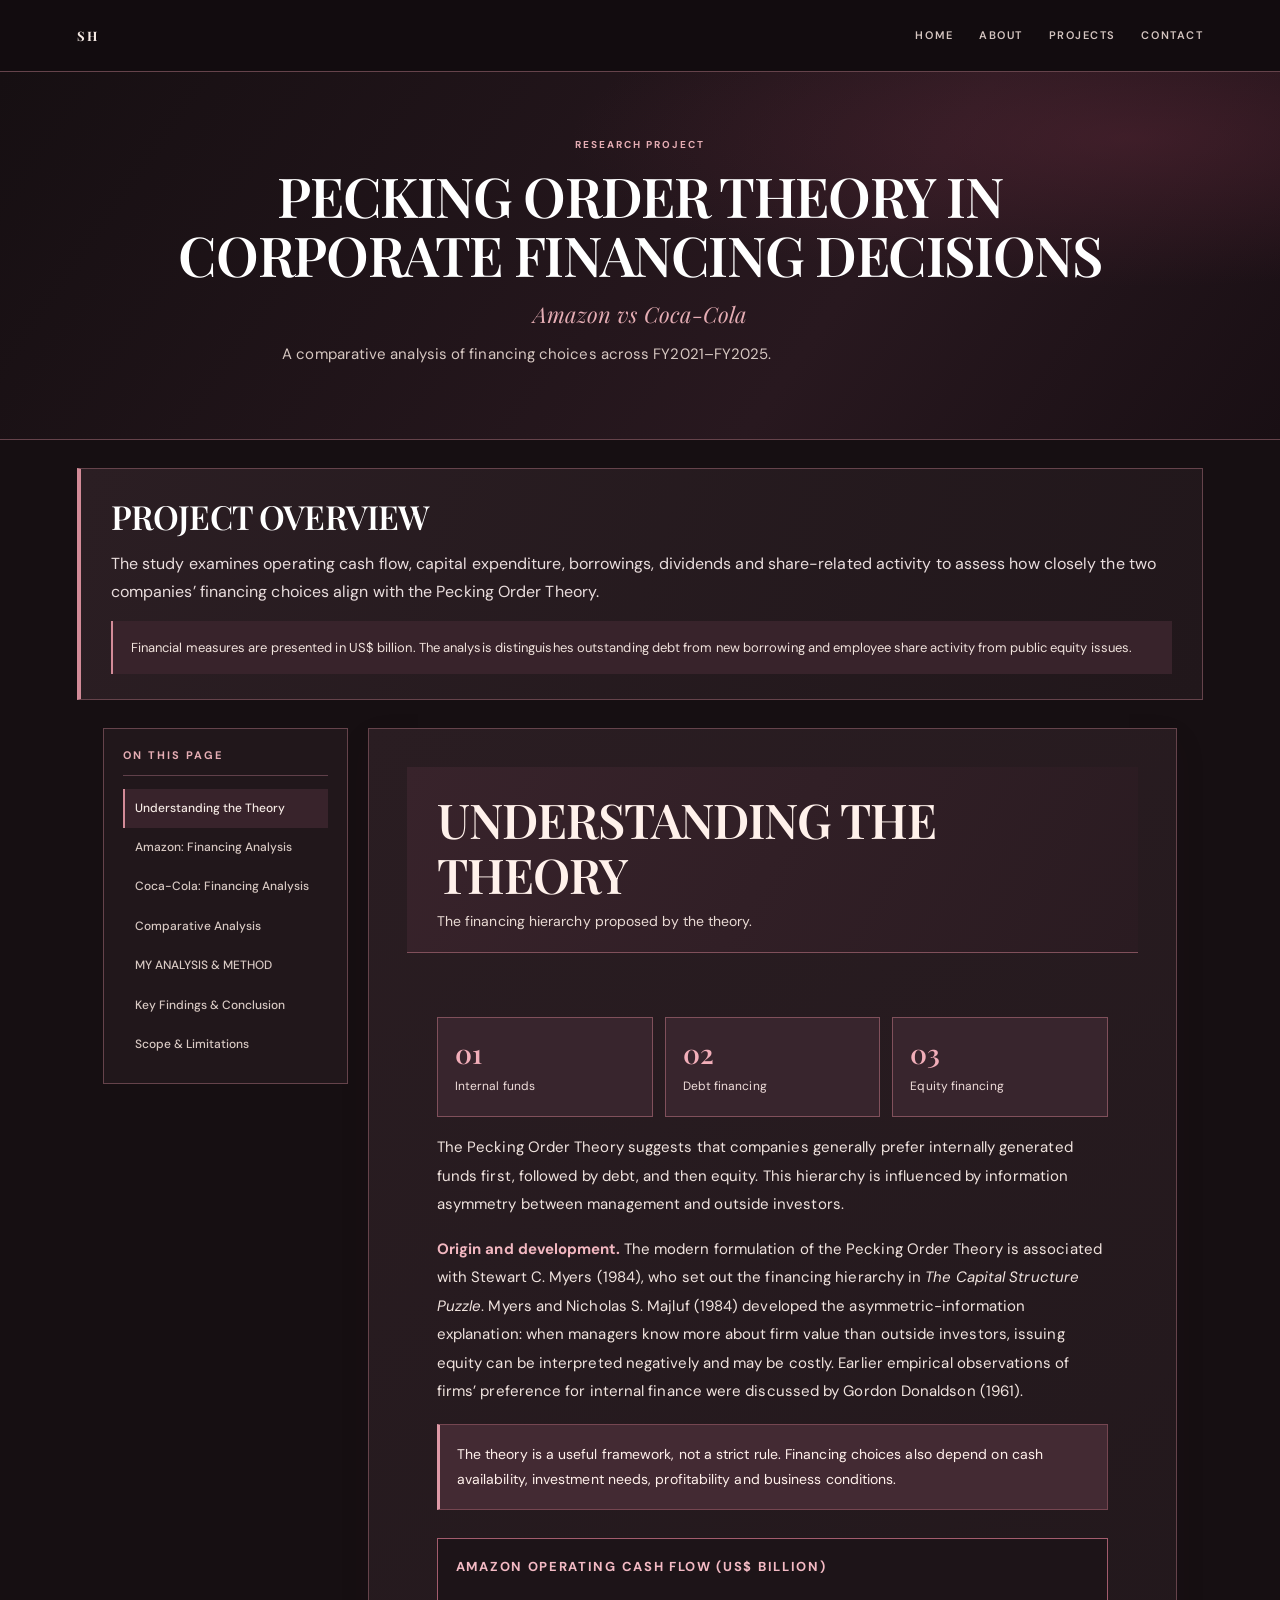
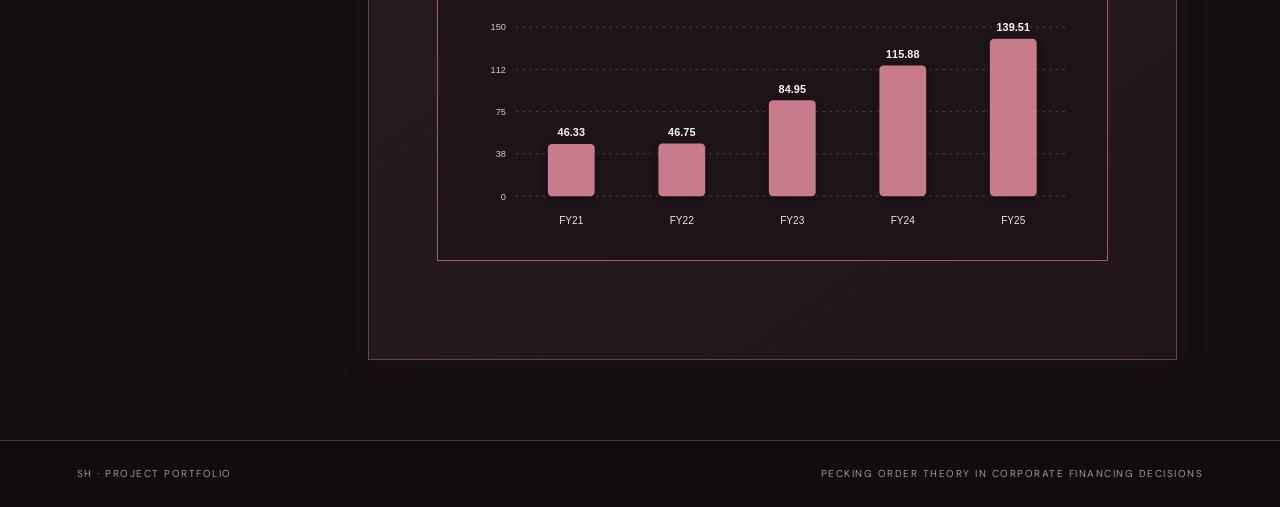
<file: project-pecking-order.html>
<!doctype html><html lang="en"><head><meta charset="utf-8"><meta name="viewport" content="width=device-width,initial-scale=1"><title>Pecking Order Theory in Corporate Financing Decisions | Shraddha Holla</title><link href="https://fonts.googleapis.com/css2?family=DM+Sans:wght@400;500;600;700&family=Playfair+Display:wght@500;600;700;1,500&display=swap" rel="stylesheet"><link rel="stylesheet" href="style.css"></head><body>
<header><a class="brand" href="index.html">SH</a><nav class="nav"><a href="index.html">Home</a><a href="index.html#about">About</a><a href="index.html#projects">Projects</a><a href="index.html#contact">Contact</a></nav></header>
<section class="page-hero"><div class="eyebrow">Research Project</div><h1>Pecking Order Theory in Corporate Financing Decisions</h1><div class="subtitle">Amazon vs Coca-Cola</div><p>A comparative analysis of financing choices across FY2021–FY2025.</p></section>
<section class="overview"><h2>Project Overview</h2><p>The study examines operating cash flow, capital expenditure, borrowings, dividends and share-related activity to assess how closely the two companies’ financing choices align with the Pecking Order Theory.</p><div class="note">Financial measures are presented in US$ billion. The analysis distinguishes outstanding debt from new borrowing and employee share activity from public equity issues.</div></section>
<div class="workspace"><aside class="sidebar"><h3>ON THIS PAGE</h3><button class="tab" data-tab="theory" aria-selected="true">Understanding the Theory</button><button class="tab" data-tab="amazon" aria-selected="false">Amazon: Financing Analysis</button><button class="tab" data-tab="coke" aria-selected="false">Coca-Cola: Financing Analysis</button><button class="tab" data-tab="compare" aria-selected="false">Comparative Analysis</button><button class="tab" data-tab="interpret" aria-selected="false">MY ANALYSIS &amp; METHOD</button><button class="tab" data-tab="findings" aria-selected="false">Key Findings & Conclusion</button><button class="tab" data-tab="scope" aria-selected="false">Scope &amp; Limitations</button></aside><article class="panel"><div class="panel-head"><h2 id="panelTitle">Understanding the Theory</h2><p id="panelSubtitle">The financing hierarchy proposed by the theory.</p></div><div class="panel-body" id="panelBody"></div></article></div>
<footer class="footer"><span>SH · Project Portfolio</span><span>Pecking Order Theory in Corporate Financing Decisions</span></footer>
<script>const DATA={"theory":{"title":"Understanding the Theory","subtitle":"The financing hierarchy proposed by the theory.","body":"<div class=\"metrics\"><div class=\"metric\"><b>01</b><span>Internal funds</span></div><div class=\"metric\"><b>02</b><span>Debt financing</span></div><div class=\"metric\"><b>03</b><span>Equity financing</span></div></div><p>The Pecking Order Theory suggests that companies generally prefer internally generated funds first, followed by debt, and then equity. This hierarchy is influenced by information asymmetry between management and outside investors.</p><p><strong>Origin and development.</strong> The modern formulation of the Pecking Order Theory is associated with Stewart C. Myers (1984), who set out the financing hierarchy in <em>The Capital Structure Puzzle</em>. Myers and Nicholas S. Majluf (1984) developed the asymmetric-information explanation: when managers know more about firm value than outside investors, issuing equity can be interpreted negatively and may be costly. Earlier empirical observations of firms’ preference for internal finance were discussed by Gordon Donaldson (1961).</p><div class=\"callout\">The theory is a useful framework, not a strict rule. Financing choices also depend on cash availability, investment needs, profitability and business conditions.</div><figure class=\"data-visual\"><figcaption>AMAZON OPERATING CASH FLOW (US$ BILLION)</figcaption><svg viewBox=\"0 0 760 300\" role=\"img\" aria-label=\"AMAZON OPERATING CASH FLOW (US$ BILLION)\"><line x1=\"72\" y1=\"42.0\" x2=\"735\" y2=\"42.0\" stroke=\"#65434b\" stroke-dasharray=\"3 5\"/><text x=\"60\" y=\"46.0\" text-anchor=\"end\" class=\"axis\">150</text><line x1=\"72\" y1=\"92.8\" x2=\"735\" y2=\"92.8\" stroke=\"#65434b\" stroke-dasharray=\"3 5\"/><text x=\"60\" y=\"96.8\" text-anchor=\"end\" class=\"axis\">112</text><line x1=\"72\" y1=\"143.5\" x2=\"735\" y2=\"143.5\" stroke=\"#65434b\" stroke-dasharray=\"3 5\"/><text x=\"60\" y=\"147.5\" text-anchor=\"end\" class=\"axis\">75</text><line x1=\"72\" y1=\"194.2\" x2=\"735\" y2=\"194.2\" stroke=\"#65434b\" stroke-dasharray=\"3 5\"/><text x=\"60\" y=\"198.2\" text-anchor=\"end\" class=\"axis\">38</text><line x1=\"72\" y1=\"245.0\" x2=\"735\" y2=\"245.0\" stroke=\"#65434b\" stroke-dasharray=\"3 5\"/><text x=\"60\" y=\"249.0\" text-anchor=\"end\" class=\"axis\">0</text><rect x=\"110.2\" y=\"182.3\" width=\"56.2\" height=\"62.7\" rx=\"5\" fill=\"#c77b8b\"/><text x=\"138.3\" y=\"173.3\" text-anchor=\"middle\" class=\"v\">46.33</text><text x=\"138.3\" y=\"278\" text-anchor=\"middle\" class=\"lab\">FY21</text><rect x=\"242.8\" y=\"181.7\" width=\"56.2\" height=\"63.3\" rx=\"5\" fill=\"#c77b8b\"/><text x=\"270.9\" y=\"172.7\" text-anchor=\"middle\" class=\"v\">46.75</text><text x=\"270.9\" y=\"278\" text-anchor=\"middle\" class=\"lab\">FY22</text><rect x=\"375.4\" y=\"130.0\" width=\"56.2\" height=\"115.0\" rx=\"5\" fill=\"#c77b8b\"/><text x=\"403.5\" y=\"121.0\" text-anchor=\"middle\" class=\"v\">84.95</text><text x=\"403.5\" y=\"278\" text-anchor=\"middle\" class=\"lab\">FY23</text><rect x=\"508.0\" y=\"88.2\" width=\"56.2\" height=\"156.8\" rx=\"5\" fill=\"#c77b8b\"/><text x=\"536.1\" y=\"79.2\" text-anchor=\"middle\" class=\"v\">115.88</text><text x=\"536.1\" y=\"278\" text-anchor=\"middle\" class=\"lab\">FY24</text><rect x=\"640.6\" y=\"56.2\" width=\"56.2\" height=\"188.8\" rx=\"5\" fill=\"#c77b8b\"/><text x=\"668.7\" y=\"47.2\" text-anchor=\"middle\" class=\"v\">139.51</text><text x=\"668.7\" y=\"278\" text-anchor=\"middle\" class=\"lab\">FY25</text></svg></figure>"},"amazon":{"title":"Amazon: Financing Analysis","subtitle":"Operating cash flow and investment · FY2021–FY2025.","body":"<div class=\"table-scroll\"><table><thead><tr><th>FY</th><th>Operating Cash Flow (US$bn)</th><th>PP&E Purchases (US$bn)</th></tr></thead><tbody><tr><td>2021</td><td>46.33</td><td>61.05</td></tr><tr><td>2022</td><td>46.75</td><td>63.65</td></tr><tr><td>2023</td><td>84.95</td><td>52.73</td></tr><tr><td>2024</td><td>115.88</td><td>83.00</td></tr><tr><td>2025</td><td>139.51</td><td>131.82</td></tr></tbody></table></div><p>Operating cash flow was below purchases of property and equipment in FY2021 and FY2022, then exceeded them from FY2023 onward. Year-end debt outstanding is not the same as new borrowing during a year.</p><figure class=\"data-visual\"><figcaption>AMAZON OPERATING CASH FLOW (US$ BILLION)</figcaption><svg viewBox=\"0 0 760 300\" role=\"img\" aria-label=\"AMAZON OPERATING CASH FLOW (US$ BILLION)\"><line x1=\"72\" y1=\"42.0\" x2=\"735\" y2=\"42.0\" stroke=\"#65434b\" stroke-dasharray=\"3 5\"/><text x=\"60\" y=\"46.0\" text-anchor=\"end\" class=\"axis\">150</text><line x1=\"72\" y1=\"92.8\" x2=\"735\" y2=\"92.8\" stroke=\"#65434b\" stroke-dasharray=\"3 5\"/><text x=\"60\" y=\"96.8\" text-anchor=\"end\" class=\"axis\">112</text><line x1=\"72\" y1=\"143.5\" x2=\"735\" y2=\"143.5\" stroke=\"#65434b\" stroke-dasharray=\"3 5\"/><text x=\"60\" y=\"147.5\" text-anchor=\"end\" class=\"axis\">75</text><line x1=\"72\" y1=\"194.2\" x2=\"735\" y2=\"194.2\" stroke=\"#65434b\" stroke-dasharray=\"3 5\"/><text x=\"60\" y=\"198.2\" text-anchor=\"end\" class=\"axis\">38</text><line x1=\"72\" y1=\"245.0\" x2=\"735\" y2=\"245.0\" stroke=\"#65434b\" stroke-dasharray=\"3 5\"/><text x=\"60\" y=\"249.0\" text-anchor=\"end\" class=\"axis\">0</text><rect x=\"110.2\" y=\"182.3\" width=\"56.2\" height=\"62.7\" rx=\"5\" fill=\"#c77b8b\"/><text x=\"138.3\" y=\"173.3\" text-anchor=\"middle\" class=\"v\">46.33</text><text x=\"138.3\" y=\"278\" text-anchor=\"middle\" class=\"lab\">FY21</text><rect x=\"242.8\" y=\"181.7\" width=\"56.2\" height=\"63.3\" rx=\"5\" fill=\"#c77b8b\"/><text x=\"270.9\" y=\"172.7\" text-anchor=\"middle\" class=\"v\">46.75</text><text x=\"270.9\" y=\"278\" text-anchor=\"middle\" class=\"lab\">FY22</text><rect x=\"375.4\" y=\"130.0\" width=\"56.2\" height=\"115.0\" rx=\"5\" fill=\"#c77b8b\"/><text x=\"403.5\" y=\"121.0\" text-anchor=\"middle\" class=\"v\">84.95</text><text x=\"403.5\" y=\"278\" text-anchor=\"middle\" class=\"lab\">FY23</text><rect x=\"508.0\" y=\"88.2\" width=\"56.2\" height=\"156.8\" rx=\"5\" fill=\"#c77b8b\"/><text x=\"536.1\" y=\"79.2\" text-anchor=\"middle\" class=\"v\">115.88</text><text x=\"536.1\" y=\"278\" text-anchor=\"middle\" class=\"lab\">FY24</text><rect x=\"640.6\" y=\"56.2\" width=\"56.2\" height=\"188.8\" rx=\"5\" fill=\"#c77b8b\"/><text x=\"668.7\" y=\"47.2\" text-anchor=\"middle\" class=\"v\">139.51</text><text x=\"668.7\" y=\"278\" text-anchor=\"middle\" class=\"lab\">FY25</text></svg></figure>"},"coke":{"title":"Coca-Cola: Financing Analysis","subtitle":"Operating cash flow and capital expenditure · FY2021–FY2025.","body":"<div class=\"table-scroll\"><table><thead><tr><th>Financial year</th><th>Operating cash flow (US$bn)</th><th>Capital expenditure (US$bn)</th></tr></thead><tbody><tr><td>FY2021</td><td>12.63</td><td>1.37</td></tr><tr><td>FY2022</td><td>11.02</td><td>1.48</td></tr><tr><td>FY2023</td><td>11.60</td><td>1.85</td></tr><tr><td>FY2024</td><td>6.81</td><td>2.06</td></tr><tr><td>FY2025</td><td>7.41</td><td>2.11</td></tr></tbody></table></div><p>Operating cash flow remained above reported capital expenditure in all five years. Cash flow declined in FY2024 and recovered slightly in FY2025, while capital expenditure increased across the period. This supports the importance of internally generated funds, but it does not mean that every financing decision followed the theory mechanically.</p><figure class=\"data-visual\"><figcaption>COCA-COLA OPERATING CASH FLOW (US$ BILLION)</figcaption><svg viewBox=\"0 0 760 330\" role=\"img\" aria-label=\"COCA-COLA OPERATING CASH FLOW (US$ BILLION)\"><line x1=\"72\" y1=\"260.0\" x2=\"735\" y2=\"260.0\" stroke=\"#80505b\" stroke-dasharray=\"3 5\"/><text x=\"60\" y=\"264.0\" text-anchor=\"end\" class=\"axis\">0</text><line x1=\"72\" y1=\"205.5\" x2=\"735\" y2=\"205.5\" stroke=\"#80505b\" stroke-dasharray=\"3 5\"/><text x=\"60\" y=\"209.5\" text-anchor=\"end\" class=\"axis\">3.5</text><line x1=\"72\" y1=\"151.0\" x2=\"735\" y2=\"151.0\" stroke=\"#80505b\" stroke-dasharray=\"3 5\"/><text x=\"60\" y=\"155.0\" text-anchor=\"end\" class=\"axis\">7</text><line x1=\"72\" y1=\"96.5\" x2=\"735\" y2=\"96.5\" stroke=\"#80505b\" stroke-dasharray=\"3 5\"/><text x=\"60\" y=\"100.5\" text-anchor=\"end\" class=\"axis\">10.5</text><line x1=\"72\" y1=\"42.0\" x2=\"735\" y2=\"42.0\" stroke=\"#80505b\" stroke-dasharray=\"3 5\"/><text x=\"60\" y=\"46.0\" text-anchor=\"end\" class=\"axis\">14</text><text x=\"104.0\" y=\"292\" text-anchor=\"middle\" class=\"lab\">FY21</text><text x=\"253.8\" y=\"292\" text-anchor=\"middle\" class=\"lab\">FY22</text><text x=\"403.5\" y=\"292\" text-anchor=\"middle\" class=\"lab\">FY23</text><text x=\"553.2\" y=\"292\" text-anchor=\"middle\" class=\"lab\">FY24</text><text x=\"703.0\" y=\"292\" text-anchor=\"middle\" class=\"lab\">FY25</text><polyline points=\"104.0,63.3 253.8,88.4 403.5,79.4 553.2,154.0 703.0,144.6\" fill=\"none\" stroke=\"#e5adb4\" stroke-width=\"3\" stroke-linecap=\"round\" stroke-linejoin=\"round\"/><circle cx=\"104.0\" cy=\"63.3\" r=\"4.5\" fill=\"#e5adb4\" stroke=\"#21171b\" stroke-width=\"1.5\"/><circle cx=\"253.8\" cy=\"88.4\" r=\"4.5\" fill=\"#e5adb4\" stroke=\"#21171b\" stroke-width=\"1.5\"/><circle cx=\"403.5\" cy=\"79.4\" r=\"4.5\" fill=\"#e5adb4\" stroke=\"#21171b\" stroke-width=\"1.5\"/><circle cx=\"553.2\" cy=\"154.0\" r=\"4.5\" fill=\"#e5adb4\" stroke=\"#21171b\" stroke-width=\"1.5\"/><circle cx=\"703.0\" cy=\"144.6\" r=\"4.5\" fill=\"#e5adb4\" stroke=\"#21171b\" stroke-width=\"1.5\"/><line x1=\"80\" y1=\"316\" x2=\"102\" y2=\"316\" stroke=\"#e5adb4\" stroke-width=\"3\"/><text x=\"109\" y=\"320\" class=\"lab\">Operating cash flow</text></svg></figure><p>Employee share-option exercises and share repurchases should not be treated as equivalent to raising new public equity capital. The research also distinguishes year-end debt balances from new borrowing during the year.</p>"},"compare":{"title":"Comparative Analysis","subtitle":"How the financing patterns compare.","body":"<div class=\"table-scroll\"><table><thead><tr><th>Basis</th><th>Amazon</th><th>Coca-Cola</th></tr></thead><tbody><tr><td>Internal funds</td><td>OCF rose strongly; above PP&E purchases from FY2023</td><td>OCF above capital expenditure in all five years</td></tr><tr><td>Investment requirements</td><td>High overall; PP&amp;E purchases rose over the period, though not every year</td><td>Comparatively lower</td></tr><tr><td>Debt</td><td>Borrowings changed with financing requirements</td><td>Long-term debt increased in later years</td></tr><tr><td>Overall alignment</td><td>Considerable alignment</td><td>Partial alignment</td></tr></tbody></table></div>"},"interpret":{"title":"My Analysis","subtitle":"Method, cash-flow evidence and interpretation.","body":"<p><strong>Method used.</strong> I compared Amazon and The Coca-Cola Company over FY2021–FY2025 using operating cash flow, purchases of property and equipment (as a capital-expenditure measure), borrowings, dividends and share-related activity. I then assessed how the observed patterns align with the hierarchy proposed by the Pecking Order Theory: internal funds first, debt next and equity as a later option. This is an application of the theory to published financial information, not a test of management’s private intentions.</p><p><strong>Amazon — evidence and interpretation.</strong> Amazon’s operating cash flow rose from US$46.33bn in FY2021 to US$139.51bn in FY2025. However, operating cash flow should not be read in isolation. Purchases of property and equipment exceeded operating cash flow in FY2021 and FY2022, indicating that internally generated cash did not cover this investment measure in those two years. From FY2023 onward, operating cash flow exceeded PP&amp;E purchases. The relationship points to a stronger internal funding position in the later years, while investment requirements and other financing activity remained relevant. The comparative table also shows that PP&amp;E purchases were not monotonically increasing: they declined in FY2023 before rising in FY2024 and FY2025.</p><p><strong>Coca-Cola — evidence and interpretation.</strong> The five-year comparison shows operating cash flow above reported capital expenditure in every year: operating cash flow ranged from US$6.81bn to US$12.63bn, while capital expenditure ranged from US$1.37bn to US$2.11bn. This supports the view that internal cash generation was an important funding source. Cash flow nevertheless declined in FY2024 and recovered only modestly in FY2025, so the relationship should be interpreted across the full period rather than from a single year. Borrowings and equity-related transactions also occurred, which is why the pattern is not a pure or rigid hierarchy.</p><p><strong>Comparative judgement and limitations.</strong> The evidence indicates considerable alignment with the theory for Amazon and partial alignment for Coca-Cola. Employee share-option exercises and share repurchases are not equivalent to a public issue of new equity capital, and year-end debt balances should not be mistaken for new borrowing during a year. The figures show financing patterns, but they do not reveal every internal reason behind management decisions. Investment timing, liquidity needs, market conditions and business strategy can all influence the mix of financing used. Therefore, the theory is a useful interpretive framework, not a universal rule that companies follow in every period.</p>"},"findings":{"title":"Key Findings & Conclusion","subtitle":"The theory is useful, but not universally prescriptive.","body":"<ol><li>Both companies generated positive operating cash flow across FY2021–FY2025.</li><li>Amazon’s operating cash flow exceeded PP&E purchases from FY2023 onward, but not in FY2021 or FY2022.</li><li>Coca-Cola’s operating cash flow remained above capital expenditure in all five years.</li><li>Financing choices reflect company-specific investment and cash-flow requirements.</li></ol>"},"scope":{"title":"Scope & Limitations","subtitle":"How the financing comparison was assessed.","body":"<p>The study compares Amazon and The Coca-Cola Company over FY2021–FY2025 using publicly available financial information. Operating cash flow is compared with purchases of property and equipment for Amazon and reported capital expenditure for Coca-Cola. Borrowings, dividends and share-related activity are considered qualitatively.</p><div class=\"callout\">The analysis does not establish management’s private financing intentions. Year-end debt balances are not treated as new borrowing, and employee share activity is not treated as equivalent to a public equity issue.</div><p>Amounts are presented in US$ billion. The comparison applies the Pecking Order Theory as an analytical framework rather than a strict prediction of every financing decision.</p>"}};function show(k){document.querySelectorAll('.tab').forEach(b=>b.setAttribute('aria-selected',String(b.dataset.tab===k)));const d=DATA[k];document.getElementById('panelTitle').textContent=d.title;document.getElementById('panelSubtitle').textContent=d.subtitle;document.getElementById('panelBody').innerHTML=d.body;}document.querySelectorAll('.tab').forEach(b=>b.addEventListener('click',()=>show(b.dataset.tab)));show('theory');</script></body></html>
</file>
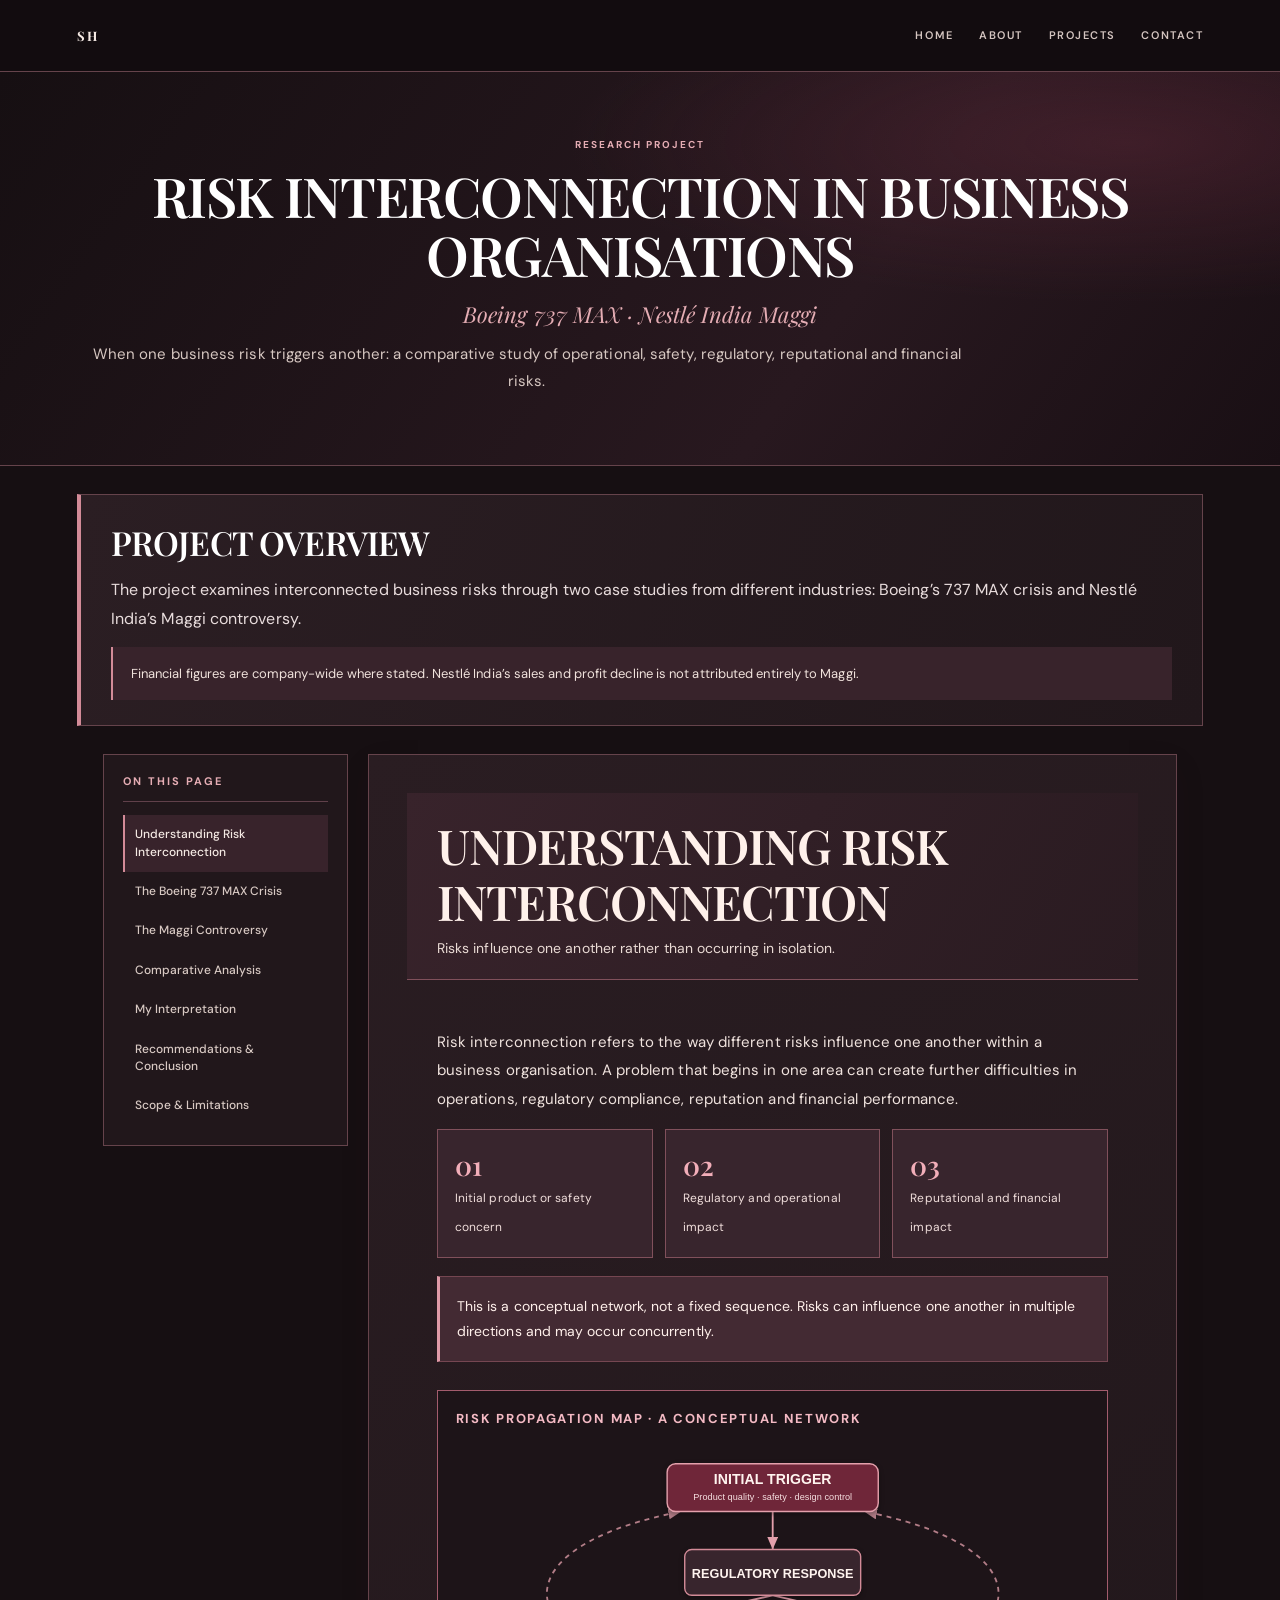
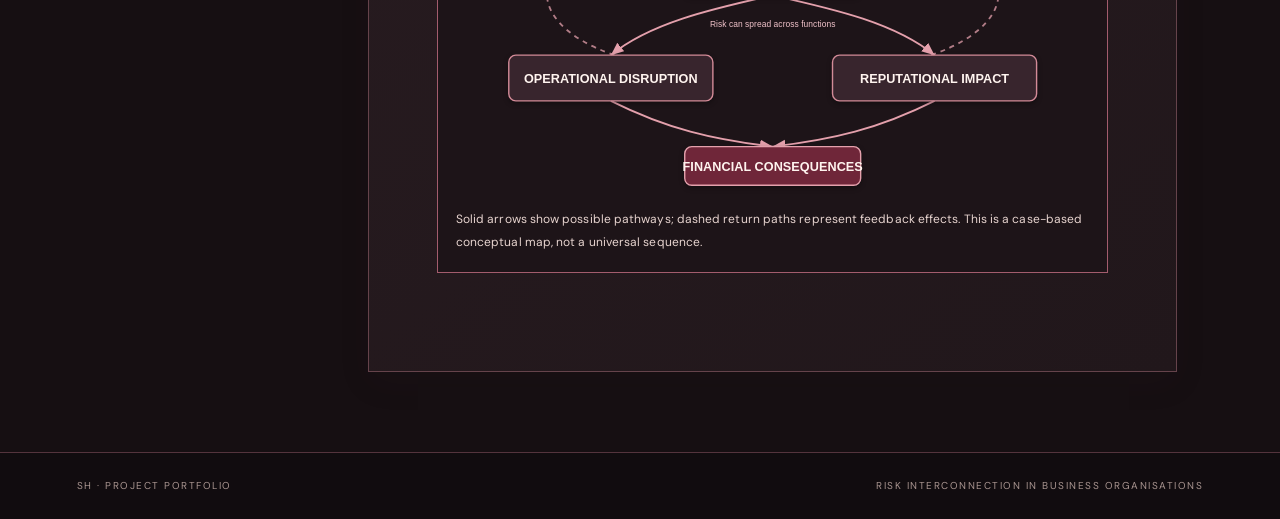
<file: project-risk-interconnection.html>
<!doctype html><html lang="en"><head><meta charset="utf-8"><meta name="viewport" content="width=device-width,initial-scale=1"><title>Risk Interconnection in Business Organisations | Shraddha Holla</title><link href="https://fonts.googleapis.com/css2?family=DM+Sans:wght@400;500;600;700&family=Playfair+Display:wght@500;600;700;1,500&display=swap" rel="stylesheet"><link rel="stylesheet" href="style.css"></head><body>
<header><a class="brand" href="index.html">SH</a><nav class="nav"><a href="index.html">Home</a><a href="index.html#about">About</a><a href="index.html#projects">Projects</a><a href="index.html#contact">Contact</a></nav></header>
<section class="page-hero"><div class="eyebrow">Research Project</div><h1>Risk Interconnection in Business Organisations</h1><div class="subtitle">Boeing 737 MAX · Nestlé India Maggi</div><p>When one business risk triggers another: a comparative study of operational, safety, regulatory, reputational and financial risks.</p></section>
<section class="overview"><h2>Project Overview</h2><p>The project examines interconnected business risks through two case studies from different industries: Boeing’s 737 MAX crisis and Nestlé India’s Maggi controversy.</p><div class="note">Financial figures are company-wide where stated. Nestlé India’s sales and profit decline is not attributed entirely to Maggi.</div></section>
<div class="workspace"><aside class="sidebar"><h3>ON THIS PAGE</h3><button class="tab" data-tab="framework" aria-selected="true">Understanding Risk Interconnection</button><button class="tab" data-tab="boeing" aria-selected="false">The Boeing 737 MAX Crisis</button><button class="tab" data-tab="maggi" aria-selected="false">The Maggi Controversy</button><button class="tab" data-tab="compare" aria-selected="false">Comparative Analysis</button><button class="tab" data-tab="interpret" aria-selected="false">My Interpretation</button><button class="tab" data-tab="recommend" aria-selected="false">Recommendations & Conclusion</button><button class="tab" data-tab="scope" aria-selected="false">Scope &amp; Limitations</button></aside><article class="panel"><div class="panel-head"><h2 id="panelTitle">Understanding Risk Interconnection</h2><p id="panelSubtitle">Risks influence one another rather than occurring in isolation.</p></div><div class="panel-body" id="panelBody"></div></article></div>
<footer class="footer"><span>SH · Project Portfolio</span><span>Risk Interconnection in Business Organisations</span></footer>
<script>const DATA={"framework":{"title":"Understanding Risk Interconnection","subtitle":"Risks influence one another rather than occurring in isolation.","body":"<p>Risk interconnection refers to the way different risks influence one another within a business organisation. A problem that begins in one area can create further difficulties in operations, regulatory compliance, reputation and financial performance.</p><div class=\"metrics\"><div class=\"metric\"><b>01</b><span>Initial product or safety concern</span></div><div class=\"metric\"><b>02</b><span>Regulatory and operational impact</span></div><div class=\"metric\"><b>03</b><span>Reputational and financial impact</span></div></div><div class=\"callout\">This is a conceptual network, not a fixed sequence. Risks can influence one another in multiple directions and may occur concurrently.</div><figure class=\"data-visual risk-map\"><figcaption>RISK PROPAGATION MAP · A CONCEPTUAL NETWORK</figcaption><svg viewBox=\"0 0 900 500\" role=\"img\" aria-label=\"Conceptual network showing an initial product or safety issue connected to regulatory response, operational disruption, reputational impact and financial consequences, with feedback loops\"><defs><marker id=\"riskArrow\" markerWidth=\"9\" markerHeight=\"9\" refX=\"7\" refY=\"3\" orient=\"auto\"><path d=\"M0 0 L7 3 L0 6 Z\" fill=\"#e4a0ac\"/></marker></defs><g fill=\"none\" stroke=\"#e4a0ac\" stroke-width=\"2.6\" marker-end=\"url(#riskArrow)\"><path d=\"M450 96 L450 150\"/><path d=\"M450 215 C360 235 275 255 220 300\"/><path d=\"M450 215 C540 235 625 255 680 300\"/><path d=\"M220 365 C300 405 365 420 450 430\"/><path d=\"M680 365 C600 405 535 420 450 430\"/><path d=\"M225 300 C80 250 90 140 320 96\" stroke-dasharray=\"7 7\" opacity=\".75\"/><path d=\"M675 300 C820 250 810 140 580 96\" stroke-dasharray=\"7 7\" opacity=\".75\"/></g><g font-family=\"Arial,sans-serif\" text-anchor=\"middle\"><rect x=\"300\" y=\"28\" width=\"300\" height=\"68\" rx=\"12\" fill=\"#6f2639\" stroke=\"#e4a0ac\" stroke-width=\"2\"/><text x=\"450\" y=\"57\" fill=\"#fff4ef\" font-size=\"20\" font-weight=\"700\">INITIAL TRIGGER</text><text x=\"450\" y=\"79\" fill=\"#f6dfe0\" font-size=\"13\">Product quality · safety · design control</text><rect x=\"325\" y=\"150\" width=\"250\" height=\"65\" rx=\"10\" fill=\"#38252d\" stroke=\"#d38b98\" stroke-width=\"2\"/><text x=\"450\" y=\"190\" fill=\"#fff4ef\" font-size=\"18\" font-weight=\"700\">REGULATORY RESPONSE</text><rect x=\"75\" y=\"300\" width=\"290\" height=\"65\" rx=\"10\" fill=\"#38252d\" stroke=\"#d38b98\" stroke-width=\"2\"/><text x=\"220\" y=\"340\" fill=\"#fff4ef\" font-size=\"18\" font-weight=\"700\">OPERATIONAL DISRUPTION</text><rect x=\"535\" y=\"300\" width=\"290\" height=\"65\" rx=\"10\" fill=\"#38252d\" stroke=\"#d38b98\" stroke-width=\"2\"/><text x=\"680\" y=\"340\" fill=\"#fff4ef\" font-size=\"18\" font-weight=\"700\">REPUTATIONAL IMPACT</text><rect x=\"325\" y=\"430\" width=\"250\" height=\"55\" rx=\"10\" fill=\"#6f2639\" stroke=\"#e4a0ac\" stroke-width=\"2\"/><text x=\"450\" y=\"464\" fill=\"#fff4ef\" font-size=\"18\" font-weight=\"700\">FINANCIAL CONSEQUENCES</text><text x=\"450\" y=\"260\" fill=\"#f1c3ca\" font-size=\"12\">Risk can spread across functions</text></g></svg><p class=\"visual-note\">Solid arrows show possible pathways; dashed return paths represent feedback effects. This is a case-based conceptual map, not a universal sequence.</p></figure>"},"boeing":{"title":"The Boeing 737 MAX Crisis","subtitle":"Safety concerns with regulatory, operational, reputational and financial consequences.","body":"<p>Two fatal accidents involving Lion Air Flight 610 in October 2018 and Ethiopian Airlines Flight 302 in March 2019 resulted in 346 deaths. Investigations raised concerns about the aircraft’s design and the Maneuvering Characteristics Augmentation System (MCAS), including design, safety assessment and pilot information issues.</p><div class=\"metrics\"><div class=\"metric\"><b>346</b><span>Fatalities in the two accidents</span></div><div class=\"metric\"><b>US$8.259bn</b><span>2019 customer considerations charge, net of US$500m insurance recoveries</span></div><div class=\"metric\"><b>US$2.567bn</b><span>2020 abnormal production costs related to the 737 MAX programme</span></div></div><div class=\"table-scroll\"><table><thead><tr><th>Financial item</th><th>US$ million</th><th>Year</th></tr></thead><tbody><tr><td>Customer considerations (net of recoveries)</td><td>8,259</td><td>2019</td></tr><tr><td>Additional grounding-related expenses</td><td>328</td><td>2019</td></tr><tr><td>Additional customer considerations</td><td>498</td><td>2020</td></tr><tr><td>Grounding-related expenses incl. inventory impairment</td><td>416</td><td>2020</td></tr><tr><td>Abnormal production costs</td><td>2,567</td><td>2020</td></tr></tbody></table></div><p>The FAA approved return to service in November 2020. The financial items are distinct categories.</p>"},"maggi":{"title":"Nestlé India — Maggi Controversy","subtitle":"Product withdrawal, regulatory proceedings and consumer confidence.","body":"<p>In 2015, Maggi noodles faced concerns about lead levels and product labelling. On 5 June 2015, FSSAI ordered withdrawal of nine approved variants. On 13 August 2015, the Bombay High Court set aside the ban on procedural grounds and directed fresh testing at accredited laboratories. Maggi returned to the Indian market in November 2015.</p><div class=\"table-scroll\"><table><thead><tr><th>Company-wide financial measure</th><th>2014</th><th>2015</th><th>Change</th></tr></thead><tbody><tr><td>Net sales (₹ crore)</td><td>9,806</td><td>8,123</td><td>−17.2%</td></tr><tr><td>Net profit (₹ crore)</td><td>1,185</td><td>563</td><td>−52.5%</td></tr><tr><td>Exceptional items (₹ crore)</td><td>—</td><td>501</td><td>—</td></tr></tbody></table></div><div class=\"callout\">These are Nestlé India’s company-wide figures. The overall sales and profit decline cannot be attributed entirely to Maggi.</div>"},"compare":{"title":"Comparative Analysis","subtitle":"Two industries, similar patterns of risk spreading.","body":"<div class=\"table-scroll\"><table><thead><tr><th>Basis</th><th>Boeing</th><th>Nestlé India</th></tr></thead><tbody><tr><td>Initial concern</td><td>Aircraft safety and design</td><td>Product safety and labelling</td></tr><tr><td>Operational impact</td><td>Aircraft grounding and delivery delays</td><td>Product withdrawal and sales disruption</td></tr><tr><td>Regulatory impact</td><td>Aviation investigations and grounding orders</td><td>FSSAI action and legal proceedings</td></tr><tr><td>Reputational impact</td><td>Stakeholder confidence</td><td>Consumer confidence</td></tr><tr><td>Financial impact</td><td>Customer considerations and production costs</td><td>Sales decline and exceptional charges</td></tr></tbody></table></div>"},"interpret":{"title":"My Analysis","subtitle":"Method, case evidence and risk interpretation.","body":"<p><strong>Method used.</strong> I used a descriptive and comparative case-study approach, drawing on secondary information from company disclosures, annual reports, regulatory material and published research. Boeing’s 737 MAX crisis and Nestlé India’s Maggi controversy were selected from different industries to examine whether an initial safety or product concern can extend into other organisational functions. I mapped the cases across product or safety controls, regulation, operations, reputation and financial impact, then compared the points of connection. The risk map is an analytical framework, not a claim that every organisation experiences one identical sequence.</p><p><strong>Boeing — evidence and interpretation.</strong> The two 737 MAX crashes, Lion Air Flight 610 in October 2018 and Ethiopian Airlines Flight 302 in March 2019, resulted in 346 deaths. Investigations raised concerns about the aircraft’s design and MCAS, including design, safety-assessment and pilot-information issues. The worldwide grounding and subsequent return-to-service process show how a safety and design problem became a regulatory and operational issue, while also affecting customer confidence and financial performance. Boeing reported a 2019 customer-consideration charge of approximately US$8.259bn net of US$500m in insurance recoveries, and US$2.567bn of abnormal production costs in 2020. These are distinct financial categories and should not be added together as if they represented one measure.</p><p><strong>Nestlé India — evidence and interpretation.</strong> The 2015 Maggi controversy led to regulatory action, product withdrawal, testing and a return to market later that year. Company-wide net sales moved from approximately ₹9,806 crore in 2014 to ₹8,123 crore in 2015, while net profit moved from approximately ₹1,185 crore to ₹563 crore; exceptional items were approximately ₹501 crore. These are company-wide figures and the decline cannot be attributed entirely to Maggi. The case nevertheless illustrates how a product issue can intersect with regulatory scrutiny, product availability, consumer confidence and financial performance.</p><p><strong>Comparative judgement.</strong> Both cases show that risk management cannot sit in isolated departmental silos. Early escalation, product and safety controls, regulatory readiness, operational continuity and clear communication need to work together. The cases differ substantially in scale, industry and consequences; the comparison therefore identifies connected risk categories rather than claiming identical causes or outcomes. The evidence supports an integrated approach to risk oversight, while recognising that a case-study method cannot isolate every causal factor.</p>"},"recommend":{"title":"Recommendations & Conclusion","subtitle":"An integrated approach to organisational risk.","body":"<ol><li>Establish an integrated risk register and monitoring system.</li><li>Strengthen quality management, safety assessments and internal controls.</li><li>Introduce risk-based budgeting and scenario analysis for stoppages, recalls and delivery delays.</li><li>Strengthen regulatory preparedness and maintain clear compliance records.</li><li>Improve crisis communication with stakeholders.</li><li>Involve senior management and the board in regular oversight.</li></ol>"},"scope":{"title":"Scope & Limitations","subtitle":"Case-study basis and interpretation boundaries.","body":"<p>The study uses a descriptive and comparative case-study approach based on publicly available secondary information. It compares the Boeing 737 MAX crisis with Nestlé India’s Maggi controversy to examine connections among safety or product quality, regulation, operations, reputation and financial performance.</p><div class=\"callout\">The risk map is conceptual and does not imply a universal fixed sequence. Nestlé India’s 2014–2015 financial figures are company-wide; the overall decline cannot be attributed entirely to Maggi. Boeing’s reported financial categories are distinct and should not be combined.</div><p>The analysis does not use primary interviews or internal company records and does not claim to quantify every causal relationship.</p>"}};function show(k){document.querySelectorAll('.tab').forEach(b=>b.setAttribute('aria-selected',String(b.dataset.tab===k)));const d=DATA[k];document.getElementById('panelTitle').textContent=d.title;document.getElementById('panelSubtitle').textContent=d.subtitle;document.getElementById('panelBody').innerHTML=d.body;}document.querySelectorAll('.tab').forEach(b=>b.addEventListener('click',()=>show(b.dataset.tab)));show('framework');</script></body></html>
</file>
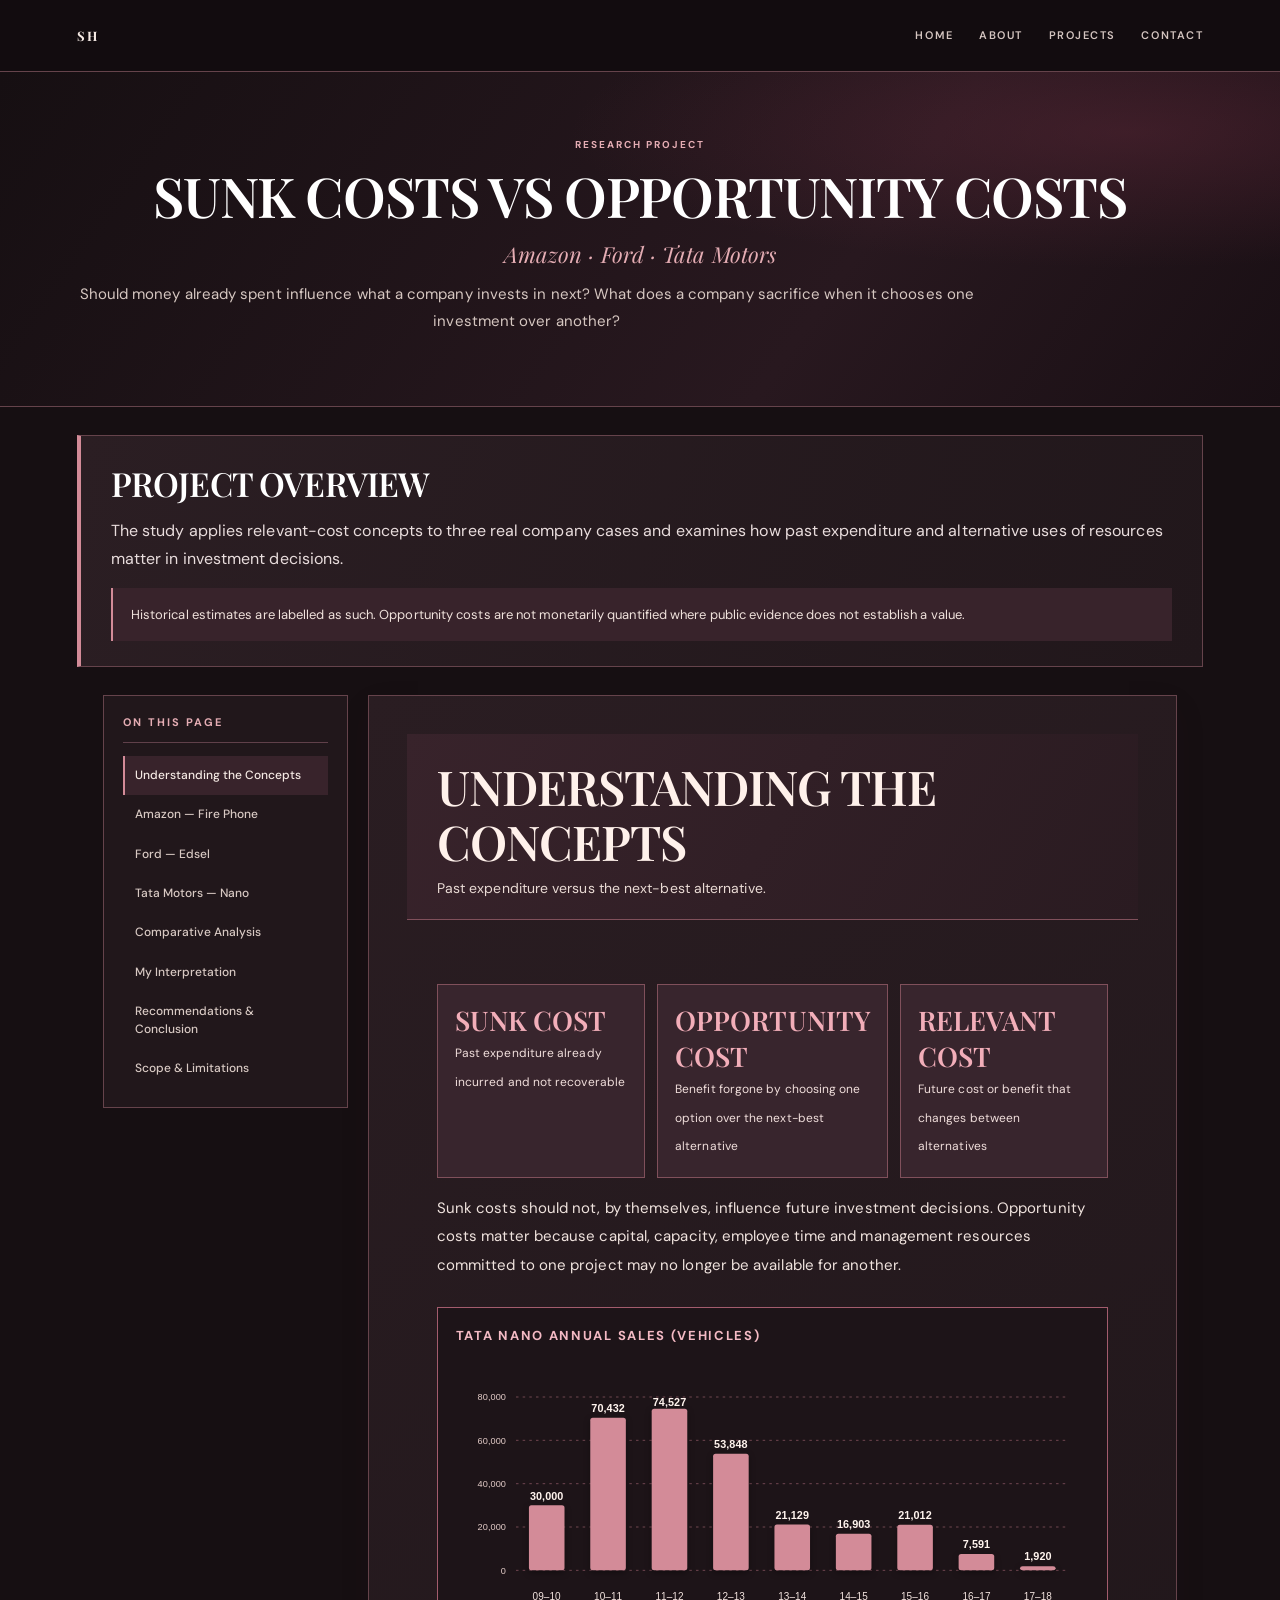
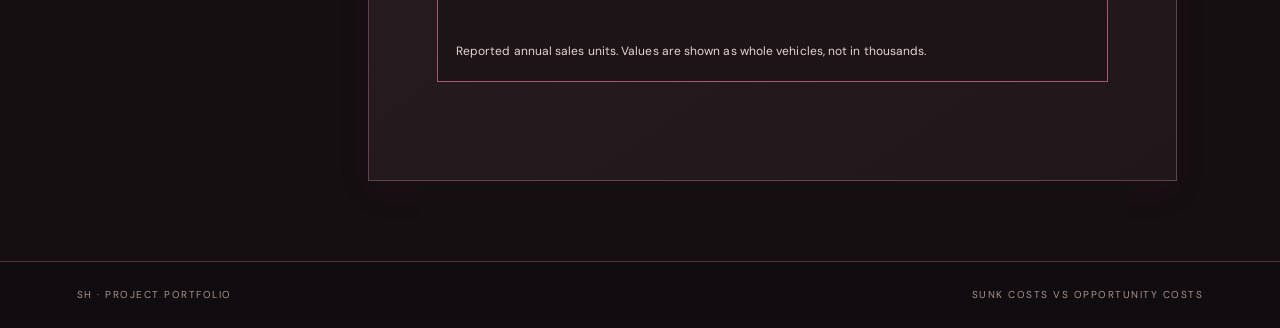
<file: project-sunk-opportunity.html>
<!doctype html><html lang="en"><head><meta charset="utf-8"><meta name="viewport" content="width=device-width,initial-scale=1"><title>Sunk Costs vs Opportunity Costs | Shraddha Holla</title><link href="https://fonts.googleapis.com/css2?family=DM+Sans:wght@400;500;600;700&family=Playfair+Display:wght@500;600;700;1,500&display=swap" rel="stylesheet"><link rel="stylesheet" href="style.css"></head><body>
<header><a class="brand" href="index.html">SH</a><nav class="nav"><a href="index.html">Home</a><a href="index.html#about">About</a><a href="index.html#projects">Projects</a><a href="index.html#contact">Contact</a></nav></header>
<section class="page-hero"><div class="eyebrow">Research Project</div><h1>Sunk Costs vs Opportunity Costs</h1><div class="subtitle">Amazon · Ford · Tata Motors</div><p>Should money already spent influence what a company invests in next? What does a company sacrifice when it chooses one investment over another?</p></section>
<section class="overview"><h2>Project Overview</h2><p>The study applies relevant-cost concepts to three real company cases and examines how past expenditure and alternative uses of resources matter in investment decisions.</p><div class="note">Historical estimates are labelled as such. Opportunity costs are not monetarily quantified where public evidence does not establish a value.</div></section>
<div class="workspace"><aside class="sidebar"><h3>ON THIS PAGE</h3><button class="tab" data-tab="concepts" aria-selected="true">Understanding the Concepts</button><button class="tab" data-tab="amazon" aria-selected="false">Amazon — Fire Phone</button><button class="tab" data-tab="ford" aria-selected="false">Ford — Edsel</button><button class="tab" data-tab="tata" aria-selected="false">Tata Motors — Nano</button><button class="tab" data-tab="compare" aria-selected="false">Comparative Analysis</button><button class="tab" data-tab="interpret" aria-selected="false">My Interpretation</button><button class="tab" data-tab="recommend" aria-selected="false">Recommendations & Conclusion</button><button class="tab" data-tab="scope" aria-selected="false">Scope &amp; Limitations</button></aside><article class="panel"><div class="panel-head"><h2 id="panelTitle">Understanding the Concepts</h2><p id="panelSubtitle">Past expenditure versus the next-best alternative.</p></div><div class="panel-body" id="panelBody"></div></article></div>
<footer class="footer"><span>SH · Project Portfolio</span><span>Sunk Costs vs Opportunity Costs</span></footer>
<script>const DATA={"concepts":{"title":"Understanding the Concepts","subtitle":"Past expenditure versus the next-best alternative.","body":"<div class=\"metrics\"><div class=\"metric\"><b>SUNK COST</b><span>Past expenditure already incurred and not recoverable</span></div><div class=\"metric\"><b>OPPORTUNITY COST</b><span>Benefit forgone by choosing one option over the next-best alternative</span></div><div class=\"metric\"><b>RELEVANT COST</b><span>Future cost or benefit that changes between alternatives</span></div></div><p>Sunk costs should not, by themselves, influence future investment decisions. Opportunity costs matter because capital, capacity, employee time and management resources committed to one project may no longer be available for another.</p><figure class=\"data-visual\"><figcaption>TATA NANO ANNUAL SALES (VEHICLES)</figcaption><svg viewBox=\"0 0 760 320\" role=\"img\" aria-label=\"Tata Nano annual sales in vehicles, FY2009–10 to FY2017–18\"><line x1=\"72\" y1=\"250.0\" x2=\"735\" y2=\"250.0\" stroke=\"#80505b\" stroke-dasharray=\"3 5\"/><text x=\"60\" y=\"254.0\" text-anchor=\"end\" class=\"axis\">0</text><line x1=\"72\" y1=\"198.0\" x2=\"735\" y2=\"198.0\" stroke=\"#80505b\" stroke-dasharray=\"3 5\"/><text x=\"60\" y=\"202.0\" text-anchor=\"end\" class=\"axis\">20,000</text><line x1=\"72\" y1=\"146.0\" x2=\"735\" y2=\"146.0\" stroke=\"#80505b\" stroke-dasharray=\"3 5\"/><text x=\"60\" y=\"150.0\" text-anchor=\"end\" class=\"axis\">40,000</text><line x1=\"72\" y1=\"94.0\" x2=\"735\" y2=\"94.0\" stroke=\"#80505b\" stroke-dasharray=\"3 5\"/><text x=\"60\" y=\"98.0\" text-anchor=\"end\" class=\"axis\">60,000</text><line x1=\"72\" y1=\"42.0\" x2=\"735\" y2=\"42.0\" stroke=\"#80505b\" stroke-dasharray=\"3 5\"/><text x=\"60\" y=\"46.0\" text-anchor=\"end\" class=\"axis\">80,000</text><rect x=\"87.5\" y=\"172.0\" width=\"42.7\" height=\"78.0\" rx=\"3\" fill=\"#d38b98\"/><text x=\"108.8\" y=\"165.0\" text-anchor=\"middle\" class=\"v\">30,000</text><text x=\"108.8\" y=\"286\" text-anchor=\"middle\" class=\"lab\">09–10</text><rect x=\"161.1\" y=\"66.9\" width=\"42.7\" height=\"183.1\" rx=\"3\" fill=\"#d38b98\"/><text x=\"182.5\" y=\"59.9\" text-anchor=\"middle\" class=\"v\">70,432</text><text x=\"182.5\" y=\"286\" text-anchor=\"middle\" class=\"lab\">10–11</text><rect x=\"234.8\" y=\"56.2\" width=\"42.7\" height=\"193.8\" rx=\"3\" fill=\"#d38b98\"/><text x=\"256.2\" y=\"53.0\" text-anchor=\"middle\" class=\"v\">74,527</text><text x=\"256.2\" y=\"286\" text-anchor=\"middle\" class=\"lab\">11–12</text><rect x=\"308.5\" y=\"110.0\" width=\"42.7\" height=\"140.0\" rx=\"3\" fill=\"#d38b98\"/><text x=\"329.8\" y=\"103.0\" text-anchor=\"middle\" class=\"v\">53,848</text><text x=\"329.8\" y=\"286\" text-anchor=\"middle\" class=\"lab\">12–13</text><rect x=\"382.1\" y=\"195.1\" width=\"42.7\" height=\"54.9\" rx=\"3\" fill=\"#d38b98\"/><text x=\"403.5\" y=\"188.1\" text-anchor=\"middle\" class=\"v\">21,129</text><text x=\"403.5\" y=\"286\" text-anchor=\"middle\" class=\"lab\">13–14</text><rect x=\"455.8\" y=\"206.1\" width=\"42.7\" height=\"43.9\" rx=\"3\" fill=\"#d38b98\"/><text x=\"477.2\" y=\"199.1\" text-anchor=\"middle\" class=\"v\">16,903</text><text x=\"477.2\" y=\"286\" text-anchor=\"middle\" class=\"lab\">14–15</text><rect x=\"529.5\" y=\"195.4\" width=\"42.7\" height=\"54.6\" rx=\"3\" fill=\"#d38b98\"/><text x=\"550.8\" y=\"188.4\" text-anchor=\"middle\" class=\"v\">21,012</text><text x=\"550.8\" y=\"286\" text-anchor=\"middle\" class=\"lab\">15–16</text><rect x=\"603.1\" y=\"230.3\" width=\"42.7\" height=\"19.7\" rx=\"3\" fill=\"#d38b98\"/><text x=\"624.5\" y=\"223.3\" text-anchor=\"middle\" class=\"v\">7,591</text><text x=\"624.5\" y=\"286\" text-anchor=\"middle\" class=\"lab\">16–17</text><rect x=\"676.8\" y=\"245.0\" width=\"42.7\" height=\"5.0\" rx=\"3\" fill=\"#d38b98\"/><text x=\"698.2\" y=\"238.0\" text-anchor=\"middle\" class=\"v\">1,920</text><text x=\"698.2\" y=\"286\" text-anchor=\"middle\" class=\"lab\">17–18</text></svg><p class=\"visual-note\">Reported annual sales units. Values are shown as whole vehicles, not in thousands.</p></figure>"},"amazon":{"title":"Amazon — Fire Phone","subtitle":"Reported charges and remaining commitments in 2014.","body":"<p>Amazon launched the Fire Phone in 2014, but it received a weak market response. Its Q3 2014 Form 10-Q reported approximately US$170 million in charges, primarily related to Fire Phone inventory valuation and supplier commitment costs. As of 30 September 2014, US$83 million in inventory and non-cancellable supplier commitments remained.</p><div class=\"table-scroll\"><table><thead><tr><th>Reported measure</th><th>Amount</th></tr></thead><tbody><tr><td>Q3 2014 charges</td><td>US$170 million</td></tr><tr><td>Inventory and non-cancellable supplier commitments remaining at 30 September 2014</td><td>US$83 million</td></tr></tbody></table></div><div class=\"callout\">These are different reported measures and should not be added together.</div><p>The opportunity cost of capital, technology and employee effort is not publicly quantified.</p>"},"ford":{"title":"Ford — Edsel","subtitle":"Historical estimates and recoverable resources.","body":"<p>Ford introduced the Edsel in 1957. Despite substantial investment, it did not achieve expected sales performance and production was discontinued. These are historical estimates discussed in published case material, not a breakdown published in Ford’s financial statements.</p><div class=\"table-scroll\"><table><thead><tr><th>Historical estimate</th><th>Reported amount</th></tr></thead><tbody><tr><td>Development expenditure</td><td>US$250 million</td></tr><tr><td>Production expenditure</td><td>US$200 million</td></tr><tr><td>Investment considered salvageable</td><td>US$100 million</td></tr><tr><td>Estimated total loss</td><td>US$350 million</td></tr><tr><td>Total vehicles sold</td><td>109,466</td></tr></tbody></table></div><p>The salvageable amount matters: not all committed resources should automatically be treated as irrecoverable.</p>"},"tata":{"title":"Tata Motors — Nano","subtitle":"Relocation, committed capital and changing sales.","body":"<p>Tata Motors relocated the Nano manufacturing project from Singur to Sanand in October 2008. Its FY2012–13 annual report recorded ₹309.88 crore of capital work-in-progress relating to the Singur building.</p><div class=\"table-scroll\"><table><thead><tr><th>Financial year</th><th>Nano sales (units)</th></tr></thead><tbody><tr><td>2009–10</td><td>30,000</td></tr><tr><td>2010–11</td><td>70,432</td></tr><tr><td>2011–12</td><td>74,527</td></tr><tr><td>2012–13</td><td>53,848</td></tr><tr><td>2013–14</td><td>21,129</td></tr><tr><td>2014–15</td><td>16,903</td></tr><tr><td>2015–16</td><td>21,012</td></tr><tr><td>2016–17</td><td>7,591</td></tr><tr><td>2017–18</td><td>1,920</td></tr></tbody></table></div><p>Sales peaked in FY2011–12 and then declined substantially. Opportunity costs are not monetarily quantified in the available evidence.</p><figure class=\"data-visual\"><figcaption>TATA NANO ANNUAL SALES (VEHICLES)</figcaption><svg viewBox=\"0 0 760 320\" role=\"img\" aria-label=\"Tata Nano annual sales in vehicles, FY2009–10 to FY2017–18\"><line x1=\"72\" y1=\"250.0\" x2=\"735\" y2=\"250.0\" stroke=\"#80505b\" stroke-dasharray=\"3 5\"/><text x=\"60\" y=\"254.0\" text-anchor=\"end\" class=\"axis\">0</text><line x1=\"72\" y1=\"198.0\" x2=\"735\" y2=\"198.0\" stroke=\"#80505b\" stroke-dasharray=\"3 5\"/><text x=\"60\" y=\"202.0\" text-anchor=\"end\" class=\"axis\">20,000</text><line x1=\"72\" y1=\"146.0\" x2=\"735\" y2=\"146.0\" stroke=\"#80505b\" stroke-dasharray=\"3 5\"/><text x=\"60\" y=\"150.0\" text-anchor=\"end\" class=\"axis\">40,000</text><line x1=\"72\" y1=\"94.0\" x2=\"735\" y2=\"94.0\" stroke=\"#80505b\" stroke-dasharray=\"3 5\"/><text x=\"60\" y=\"98.0\" text-anchor=\"end\" class=\"axis\">60,000</text><line x1=\"72\" y1=\"42.0\" x2=\"735\" y2=\"42.0\" stroke=\"#80505b\" stroke-dasharray=\"3 5\"/><text x=\"60\" y=\"46.0\" text-anchor=\"end\" class=\"axis\">80,000</text><rect x=\"87.5\" y=\"172.0\" width=\"42.7\" height=\"78.0\" rx=\"3\" fill=\"#d38b98\"/><text x=\"108.8\" y=\"165.0\" text-anchor=\"middle\" class=\"v\">30,000</text><text x=\"108.8\" y=\"286\" text-anchor=\"middle\" class=\"lab\">09–10</text><rect x=\"161.1\" y=\"66.9\" width=\"42.7\" height=\"183.1\" rx=\"3\" fill=\"#d38b98\"/><text x=\"182.5\" y=\"59.9\" text-anchor=\"middle\" class=\"v\">70,432</text><text x=\"182.5\" y=\"286\" text-anchor=\"middle\" class=\"lab\">10–11</text><rect x=\"234.8\" y=\"56.2\" width=\"42.7\" height=\"193.8\" rx=\"3\" fill=\"#d38b98\"/><text x=\"256.2\" y=\"53.0\" text-anchor=\"middle\" class=\"v\">74,527</text><text x=\"256.2\" y=\"286\" text-anchor=\"middle\" class=\"lab\">11–12</text><rect x=\"308.5\" y=\"110.0\" width=\"42.7\" height=\"140.0\" rx=\"3\" fill=\"#d38b98\"/><text x=\"329.8\" y=\"103.0\" text-anchor=\"middle\" class=\"v\">53,848</text><text x=\"329.8\" y=\"286\" text-anchor=\"middle\" class=\"lab\">12–13</text><rect x=\"382.1\" y=\"195.1\" width=\"42.7\" height=\"54.9\" rx=\"3\" fill=\"#d38b98\"/><text x=\"403.5\" y=\"188.1\" text-anchor=\"middle\" class=\"v\">21,129</text><text x=\"403.5\" y=\"286\" text-anchor=\"middle\" class=\"lab\">13–14</text><rect x=\"455.8\" y=\"206.1\" width=\"42.7\" height=\"43.9\" rx=\"3\" fill=\"#d38b98\"/><text x=\"477.2\" y=\"199.1\" text-anchor=\"middle\" class=\"v\">16,903</text><text x=\"477.2\" y=\"286\" text-anchor=\"middle\" class=\"lab\">14–15</text><rect x=\"529.5\" y=\"195.4\" width=\"42.7\" height=\"54.6\" rx=\"3\" fill=\"#d38b98\"/><text x=\"550.8\" y=\"188.4\" text-anchor=\"middle\" class=\"v\">21,012</text><text x=\"550.8\" y=\"286\" text-anchor=\"middle\" class=\"lab\">15–16</text><rect x=\"603.1\" y=\"230.3\" width=\"42.7\" height=\"19.7\" rx=\"3\" fill=\"#d38b98\"/><text x=\"624.5\" y=\"223.3\" text-anchor=\"middle\" class=\"v\">7,591</text><text x=\"624.5\" y=\"286\" text-anchor=\"middle\" class=\"lab\">16–17</text><rect x=\"676.8\" y=\"245.0\" width=\"42.7\" height=\"5.0\" rx=\"3\" fill=\"#d38b98\"/><text x=\"698.2\" y=\"238.0\" text-anchor=\"middle\" class=\"v\">1,920</text><text x=\"698.2\" y=\"286\" text-anchor=\"middle\" class=\"lab\">17–18</text></svg><p class=\"visual-note\">Reported annual sales units. Values are shown as whole vehicles, not in thousands.</p></figure>"},"compare":{"title":"Comparative Analysis","subtitle":"Three investments, different commercial and financial outcomes.","body":"<div class=\"table-scroll\"><table><thead><tr><th>Case</th><th>Sunk-cost perspective</th><th>Opportunity-cost perspective</th></tr></thead><tbody><tr><td>Amazon Fire Phone</td><td>Reported charges and remaining commitments</td><td>Resources could have supported other projects; no public monetary estimate</td></tr><tr><td>Ford Edsel</td><td>Historical expenditure estimates distinguish salvageable investment</td><td>Capital and capacity could have supported other products</td></tr><tr><td>Tata Nano</td><td>Singur building capital work-in-progress and relocation</td><td>Capital and manufacturing resources could have been used elsewhere</td></tr></tbody></table></div>"},"interpret":{"title":"My Analysis","subtitle":"Method, case evidence and decision implications.","body":"<p><strong>Method used.</strong> I applied a descriptive and analytical case-study approach to three publicly documented corporate decisions: Amazon’s Fire Phone, Ford’s Edsel and Tata Motors’ Nano. The cases were selected to illustrate different forms of sunk expenditure, recoverable resources and alternative uses of capital or capacity. I separated sunk costs (past expenditure that cannot be recovered) from opportunity costs (the benefit forgone by not choosing the next-best alternative), and distinguished both from future incremental costs and benefits that remain relevant to a decision.</p><p><strong>Amazon — Fire Phone.</strong> Amazon’s Q3 2014 Form 10-Q reported approximately US$170m in charges, primarily relating to Fire Phone inventory valuation and supplier commitment costs. It also disclosed US$83m in inventory and non-cancellable supplier commitments as of 30 September 2014. These are different reported measures and should not be added together. The case illustrates why a decision to continue or exit should be based on expected future cash flows, future costs and recoverable value rather than an attempt to justify expenditure already incurred. The opportunity cost of the capital, technology and employee effort committed to the phone is not publicly quantified, so no monetary estimate is assigned.</p><p><strong>Ford — Edsel.</strong> Historical case material records substantial development and production expenditure and estimates a significant overall loss, while also noting that some investment was considered salvageable. These are historical estimates, not official figures from Ford’s financial statements. The distinction matters because not every amount spent should automatically be treated as fully irrecoverable. A forward-looking assessment should identify what can still be recovered, reused or redeployed before deciding whether to continue a project or shift resources elsewhere.</p><p><strong>Tata Motors — Nano.</strong> Tata Motors relocated the Nano manufacturing project from Singur to Sanand in October 2008. Its FY2012–13 annual report recorded ₹309.88 crore of capital work-in-progress relating to the Singur building. Nano sales peaked at 74,527 vehicles in FY2011–12 and later declined to 1,920 in FY2017–18. The sales series provides context for the changing commercial position, while the public information does not quantify the opportunity cost of alternative uses of the facility, capital or manufacturing resources.</p><p><strong>Overall judgement.</strong> Across the three cases, past expenditure is not, by itself, a sound reason to continue an investment. A disciplined decision should compare incremental future costs, expected benefits, risk, recoverable resources and the value of the best alternative forgone. The evidence supports the decision-making distinction, but it does not provide a complete internal cash-flow model for any of the three companies.</p>"},"recommend":{"title":"Recommendations & Conclusion","subtitle":"A disciplined framework for investment decisions.","body":"<ol><li>Separate sunk costs from future investment decisions.</li><li>Consider opportunity costs of capital, employees and production capacity.</li><li>Focus on relevant future costs, benefits and expected returns.</li><li>Establish measurable review and exit criteria.</li><li>Assess whether inventory, equipment and other resources can be reused or transferred.</li></ol>"},"scope":{"title":"Scope & Limitations","subtitle":"Evidence boundaries and interpretation.","body":"<p>The project uses a descriptive and analytical case-study approach based on publicly available company disclosures and published historical case material. The three cases are used to explain the treatment of sunk costs and opportunity costs in corporate investment decisions.</p><div class=\"callout\">Opportunity costs are not monetarily quantified where the available public evidence does not provide a defensible value. Ford Edsel figures are historical estimates, not official Ford financial-statement disclosures. Amazon’s US$170m charge and US$83m remaining inventory and commitments are distinct measures.</div><p>The analysis does not claim access to internal investment appraisals, management deliberations or complete project-level cash flows.</p>"}};function show(k){document.querySelectorAll('.tab').forEach(b=>b.setAttribute('aria-selected',String(b.dataset.tab===k)));const d=DATA[k];document.getElementById('panelTitle').textContent=d.title;document.getElementById('panelSubtitle').textContent=d.subtitle;document.getElementById('panelBody').innerHTML=d.body;}document.querySelectorAll('.tab').forEach(b=>b.addEventListener('click',()=>show(b.dataset.tab)));show('concepts');</script></body></html>
</file>
<file: style.css>
:root{--wine:#5a1d2c;--wine2:#8c2f45;--rose:#d99aa2;--cream:#f5eee5;--paper:#fffaf3;--ink:#292327;--muted:#62585a;--line:#d6c8bc;--serif:'Playfair Display',Georgia,serif;--sans:'DM Sans',Arial,sans-serif}
*{box-sizing:border-box}html{scroll-behavior:smooth;scroll-padding-top:85px}body{margin:0;background:var(--cream);color:var(--ink);font:16px/1.75 var(--sans)}a{color:inherit;text-decoration:none}a:hover{color:var(--wine2)}
header{position:sticky;top:0;z-index:10;background:#1a1115;color:#f8efec;border-bottom:1px solid #60404a;padding:15px clamp(18px,5vw,70px);display:flex;justify-content:space-between;align-items:center;gap:20px}.brand{font:28px var(--serif);letter-spacing:-1px}.nav{display:flex;gap:24px;flex-wrap:wrap;font-size:11px;letter-spacing:1.6px;text-transform:uppercase;color:#e7dadd}
.wrap{max-width:1280px;margin:auto;padding:0 26px}.hero{background:linear-gradient(115deg,#21161a,#4a1d2a);color:#f7eee9;padding:70px clamp(20px,6vw,80px);display:grid;grid-template-columns:1.2fr .8fr;align-items:center;gap:40px;min-height:430px}.eyebrow,.meta{font-size:11px;letter-spacing:2.5px;text-transform:uppercase;color:#b97986}.hero h1{font:600 clamp(42px,6vw,76px)/1.05 var(--serif);margin:15px 0;color:#fff}.hero p{max-width:690px;color:#eee0e1}.portrait{width:min(100%,330px);max-height:390px;object-fit:contain;justify-self:center;filter:drop-shadow(0 16px 22px #10090a66)}
.btn{display:inline-block;padding:11px 18px;border:1px solid #a36b77;color:#fff;font-size:11px;letter-spacing:1.3px;text-transform:uppercase;margin:8px 10px 0 0}.btn.primary{background:var(--wine2);border-color:var(--wine2)}
section{padding:48px 0}.section-head{margin-bottom:24px}.section-head h2{font:600 clamp(30px,4vw,44px) var(--serif);color:var(--wine);margin:0 0 6px;text-transform:uppercase}.section-head p{color:var(--muted);margin:0}
.cards{display:grid;grid-template-columns:repeat(2,minmax(0,1fr));gap:18px}.card{background:var(--paper);border:1px solid var(--line);padding:24px;box-shadow:0 8px 24px #4b2c2210}.card .meta{color:#87394a}.card h3{font:600 25px/1.2 var(--serif);color:var(--wine);margin:12px 0}.card p{color:#51494a;margin:0 0 14px;font-size:14px}
.page-hero{background:linear-gradient(115deg,#21161a,#4a1d2a);color:#f7eee9;padding:55px 26px;text-align:center}.page-hero h1{font:600 clamp(38px,6vw,72px)/1.08 var(--serif);margin:14px auto;max-width:1100px;color:#fff}.page-hero .subtitle{font:italic 22px var(--serif);color:#e5cfd2}
.overview{background:#2a2022;color:#f4e9e8;padding:32px clamp(20px,5vw,60px);margin:28px auto;max-width:1280px}.overview h2{font:600 30px var(--serif);color:#fff;margin:0 0 12px}.overview p{color:#e9dddd;max-width:1120px}.note{padding:15px 18px;border-left:3px solid var(--rose);background:#3a2b2e;color:#f2e6e5;font-size:14px}
.workspace{display:grid;grid-template-columns:275px minmax(0,1fr);gap:22px;align-items:start;max-width:1280px;margin:28px auto;padding:0 26px}.sidebar{position:sticky;top:90px;background:#24191d;color:#f6ece8;padding:17px 13px;border:1px solid #75414d}.sidebar h3{font:600 20px var(--serif);margin:5px 9px 12px;padding-bottom:13px;border-bottom:1px solid #60404a}.tab{display:block;width:100%;text-align:left;background:transparent;border:0;border-bottom:1px solid #443238;color:#eadfe0;padding:13px 10px;font:500 12px/1.5 var(--sans);cursor:pointer}.tab[aria-selected=true]{background:#512231;color:#fff}.tab:hover{background:#38232a}.panel{background:var(--paper);border:1px solid var(--line);min-width:0;box-shadow:0 12px 32px #34202612}.panel-head{background:linear-gradient(120deg,#f8f1e8,#e9ded1);padding:25px 30px;border-bottom:1px solid var(--line)}.panel-head h2{font:600 clamp(25px,3vw,38px)/1.15 var(--serif);color:#3d2630;margin:0}.panel-head p{color:#62585a;margin:7px 0 0;font-size:13px}.panel-body{padding:26px 30px;color:#292327}.panel-body h3{font:600 23px var(--serif);color:#542334;margin:22px 0 10px}.panel-body h3:first-child{margin-top:0}.panel-body p,.panel-body li{color:#393235;font-size:15px;line-height:1.85}.panel-body ul,.panel-body ol{padding-left:22px}.panel-body li{margin:8px 0}
.callout{background:#eee2d6;border-left:3px solid var(--wine2);padding:15px 18px;margin:18px 0;color:#493e3d;font-size:14px}.table-scroll{overflow:auto;margin:16px 0 24px;border:1px solid var(--line);background:var(--paper)}table{border-collapse:collapse;width:100%;min-width:560px;color:#30292b;font-size:13px}th{background:#e6d9cc;color:#39252b;text-align:left;padding:12px 14px;white-space:nowrap}td{padding:11px 14px;border-bottom:1px solid #ece3da}tbody tr:nth-child(even){background:#f6efe6}
.metrics{display:grid;grid-template-columns:repeat(3,1fr);gap:12px;margin:16px 0}.metric{background:#fffaf3;border:1px solid var(--line);padding:15px}.metric b{display:block;font:600 27px var(--serif);color:#7a2d40}.metric span{font-size:12px;color:#62585a}
.chart{width:100%;height:auto;background:#fffaf3;border:1px solid var(--line);margin:18px 0;padding:12px}.footer{max-width:1280px;margin:35px auto 0;padding:20px 26px;border-top:1px solid var(--line);display:flex;justify-content:space-between;color:#64585a;font-size:10px;letter-spacing:1.3px;text-transform:uppercase}
@media(max-width:850px){.hero{grid-template-columns:1fr;text-align:center}.hero p{margin:auto}.portrait{max-height:290px}.workspace{grid-template-columns:1fr}.sidebar{position:relative;top:auto;display:grid;grid-template-columns:1fr 1fr}.sidebar h3{grid-column:1/-1}.cards{grid-template-columns:1fr}}
@media(max-width:600px){header{align-items:flex-start;flex-direction:column}.nav{gap:12px;font-size:9px}.hero{padding:42px 22px}.workspace{padding:0 14px}.panel-head,.panel-body{padding:20px}.sidebar{grid-template-columns:1fr}.metrics{grid-template-columns:1fr 1fr}.footer{display:block}.footer span{display:block;margin:5px 0}}


/* FINAL DESIGN SYSTEM — classic burgundy, charcoal, ivory and dusty rose */
:root{
 --bg:#160f12;--bg-soft:#21171b;--panel:#281c21;--panel-alt:#302126;
 --wine:#6f2639;--wine2:#8f3d50;--rose:#d38b98;--rose-light:#e5adb4;
 --ivory:#f5eae4;--body:#e4d8d2;--muted:#b9a9a4;--line:#65434b;
 --serif:'Playfair Display',Georgia,serif;--sans:'DM Sans',Arial,sans-serif;
}
*{box-sizing:border-box}
html{scroll-behavior:smooth;scroll-padding-top:90px}
body{margin:0;background:var(--bg);color:var(--body);font:16px/1.78 var(--sans);letter-spacing:.005em}
a{color:inherit;text-decoration:none}
a:hover{color:var(--rose-light)}
.site-header,header{position:sticky;top:0;z-index:30;display:flex;align-items:center;justify-content:space-between;gap:24px;padding:0 clamp(22px,6vw,84px);min-height:72px;background:rgba(19,13,16,.97);border-bottom:1px solid var(--line);backdrop-filter:blur(12px)}
.brand{display:flex;align-items:center;gap:14px;color:var(--ivory);font-size:13px;font-weight:700;letter-spacing:.16em;white-space:nowrap}
.brand-mark{font:30px/1 var(--serif);font-weight:600;letter-spacing:-.06em;border-right:1px solid var(--line);padding-right:14px}
.nav{display:flex;align-items:center;justify-content:flex-end;gap:clamp(12px,2vw,30px);flex-wrap:wrap}
.nav a{font-size:11px;font-weight:600;letter-spacing:.14em;color:#d4c5c0;transition:color .2s}
.nav a:hover{color:var(--rose-light)}
h1,h2,h3,h4{font-family:var(--serif);color:var(--ivory);font-weight:600;line-height:1.12;letter-spacing:-.025em;text-transform:uppercase}
h1{font-size:clamp(40px,5vw,68px);margin:18px 0 22px}
h2{font-size:clamp(32px,3.3vw,42px);margin:0 0 16px}
h3{font-size:clamp(19px,2vw,24px);margin:0 0 12px}
p{color:var(--body);margin:0 0 16px}
strong{color:var(--ivory)}
.eyebrow,.meta,.card-kicker,.project-category,.experience-date{font-size:10px;line-height:1.5;font-weight:700;letter-spacing:.2em;color:var(--rose-light);text-transform:uppercase}
.wrap{width:min(1180px,88vw);margin:0 auto}
.section{padding:86px 0}
.section-heading{max-width:760px;margin-bottom:34px}
.section-heading h2{margin-top:9px}
.section-heading p{font-size:16px;max-width:680px;color:#cbbdb7}
.hero{position:relative;isolation:isolate;display:grid;grid-template-columns:minmax(0,1.15fr) minmax(300px,.85fr);align-items:center;gap:35px;min-height:650px;padding:70px clamp(22px,7vw,100px) 35px;background:radial-gradient(ellipse at 75% 38%,#56243270 0,transparent 35%),radial-gradient(ellipse at 0% 100%,#4a202b40 0,transparent 38%),linear-gradient(125deg,#160f12 0%,#211519 55%,#170f13 100%);overflow:hidden}
.hero:before{content:"";position:absolute;inset:0;z-index:-1;opacity:.13;background-image:radial-gradient(#f4e9e3 .6px,transparent .6px);background-size:18px 18px;mask-image:linear-gradient(90deg,black,transparent 80%)}
.hero-copy{max-width:760px;z-index:2}
.hero h1{font-size:clamp(44px,5.7vw,78px);line-height:1.04;letter-spacing:-.045em;margin:18px 0 24px}
.hero h1 em{color:var(--rose);font-style:italic}
.hero-lead{font-size:18px;color:var(--ivory);max-width:650px}
.hero-description{font-size:15px;color:#cbbdb7;max-width:650px}
.hero-actions{display:flex;gap:13px;flex-wrap:wrap;margin-top:26px}
.portrait-stage{position:relative;justify-self:center;align-self:end;width:min(100%,430px);height:475px;display:flex;align-items:flex-end;justify-content:center}
.portrait-orbit{position:absolute;width:360px;height:360px;max-width:95%;border-radius:50%;right:4%;top:10%;background:radial-gradient(circle at 50% 50%,#6f26396b,#6f263910 65%,transparent 66%);border:1px solid #b86b7b55;box-shadow:0 0 0 24px #9b4b5c0a,0 0 0 48px #9b4b5c08}
.portrait{position:relative;z-index:1;width:100%;height:100%;object-fit:contain;object-position:center bottom;filter:drop-shadow(0 18px 24px #08050788)}
.portrait-caption{position:absolute;z-index:2;bottom:8px;right:0;left:0;text-align:center;font-size:10px;letter-spacing:.22em;color:var(--rose-light);padding:10px;background:linear-gradient(90deg,transparent,#1b1116d9,transparent)}
.hero-stats{grid-column:1/-1;display:grid;grid-template-columns:repeat(3,1fr);border-top:1px solid var(--line);border-bottom:1px solid var(--line);margin-top:14px}
.hero-stats>div{display:flex;align-items:center;gap:16px;padding:21px 25px;border-right:1px solid var(--line)}
.hero-stats>div:last-child{border-right:0}
.stat-icon{font-size:25px;color:var(--rose)}
.hero-stats strong{display:block;font:600 17px var(--serif);color:var(--ivory)}
.hero-stats small{display:block;font-size:12px;color:var(--muted);margin-top:3px}
.btn{display:inline-flex;align-items:center;justify-content:center;gap:10px;padding:12px 18px;border:1px solid #96606b;color:var(--ivory);font-size:11px;font-weight:700;letter-spacing:.11em;text-transform:uppercase;transition:all .2s ease}
.btn:hover{transform:translateY(-2px);border-color:var(--rose);color:var(--ivory)}
.btn.primary{background:var(--wine);border-color:var(--wine);color:var(--ivory)}
.btn.primary:hover{background:#87384d}
.btn.outline{background:transparent}
.two-column{display:grid;grid-template-columns:repeat(2,minmax(0,1fr));gap:22px}
.content-card,.card{background:linear-gradient(145deg,#2b1e23,#21171b);border:1px solid var(--line);padding:28px;position:relative;overflow:hidden}
.content-card:before,.project-card:before{content:"";position:absolute;inset:0 auto 0 0;width:3px;background:linear-gradient(var(--rose),transparent);opacity:.8}
.content-card h3{margin-top:13px}
.content-card p:last-child{margin-bottom:0}
.skills-section{background:linear-gradient(110deg,#21171b,#26191e);border-top:1px solid #4d3038;border-bottom:1px solid #4d3038}
.skill-list{display:flex;flex-wrap:wrap;gap:9px;margin-top:18px}
.skill-list span{display:inline-flex;padding:9px 12px;border:1px solid #704650;background:#21171b;color:#eadbd5;font-size:12px;line-height:1.3}
.experience-list{border-top:1px solid var(--line)}
.experience-item{display:grid;grid-template-columns:220px 1fr;gap:30px;padding:25px 0;border-bottom:1px solid var(--line)}
.experience-item h3{font-size:22px}
.experience-item h3 span{color:var(--rose);font-size:17px}
.experience-item p{max-width:790px;margin:0}
.projects-section{background:linear-gradient(140deg,#201519,#170f12 65%,#26191e);border-top:1px solid #4f3039;border-bottom:1px solid #4f3039}
.project-grid{display:grid;grid-template-columns:repeat(2,minmax(0,1fr));gap:18px}
.project-card{min-height:300px;position:relative;overflow:hidden;padding:28px 30px 25px;background:linear-gradient(145deg,#302126,#21171b);border:1px solid #754651;transition:transform .22s,border-color .22s,box-shadow .22s}
.project-card:hover{transform:translateY(-4px);border-color:var(--rose);box-shadow:0 16px 35px #08050755}
.project-number{position:absolute;right:22px;top:16px;font:italic 36px var(--serif);color:#d38b984d}
.project-category{margin-bottom:20px}
.project-card h3{font-size:clamp(21px,2.1vw,27px);max-width:540px;margin-bottom:13px}
.project-companies{font-size:11px;letter-spacing:.13em;color:var(--rose-light);font-weight:700;margin-bottom:12px}
.project-card>p:not(.project-companies){font-size:14px;color:#d3c4be;max-width:540px}
.project-link{display:flex;justify-content:space-between;align-items:center;position:absolute;bottom:23px;left:30px;right:30px;padding-top:12px;border-top:1px solid #69434c;font-size:10px;letter-spacing:.16em;color:var(--ivory);font-weight:700}
.project-link span{color:var(--rose);font-size:17px}
.credential-grid{display:grid;grid-template-columns:repeat(3,minmax(0,1fr));gap:18px}
.credential-grid .content-card{min-height:185px}
.contact-section{padding:70px 0;background:linear-gradient(110deg,#2b1a20,#3a202a);border-top:1px solid #754651}
.contact-inner{display:flex;justify-content:space-between;align-items:center;gap:30px}
.contact-inner>div:first-child{max-width:720px}
.contact-inner h2{margin-top:10px}
.contact-inner p{color:#d8c8c2}
.contact-actions{display:flex;gap:12px;flex-wrap:wrap;flex-shrink:0}
.footer{display:flex;justify-content:space-between;gap:20px;flex-wrap:wrap;padding:24px clamp(22px,6vw,84px);background:#110c0f;border-top:1px solid #54343d;color:#a99590;font-size:10px;letter-spacing:.15em}
.footer a{color:var(--rose-light)}
/* Project pages */
.page-hero{position:relative;overflow:hidden;padding:65px max(6vw,24px) 55px;background:radial-gradient(ellipse at 88% 18%,#682b3d66,transparent 35%),linear-gradient(125deg,#160f12,#28181f 65%,#190f14);border-bottom:1px solid var(--line)}
.page-hero .eyebrow{color:var(--rose-light)}
.page-hero h1{font-size:clamp(36px,4.3vw,58px);max-width:1000px}
.page-hero .subtitle{font:italic 22px var(--serif);color:var(--rose-light);margin:0 0 12px}
.page-hero p{max-width:900px;color:#d6c7c1;font-size:15px}
.overview{margin:28px auto 0;width:min(1180px,88vw);padding:25px 30px;background:linear-gradient(110deg,#2b1e23,#21171b);border:1px solid var(--line);border-left:4px solid var(--rose)}
.overview h2{font-size:clamp(26px,2.6vw,34px)}
.overview p{margin-bottom:14px}
.note{padding:15px 18px;background:#38232b;border-left:2px solid var(--rose);color:#f0e2dc;font-size:13px}
.workspace{width:min(1180px,88vw);margin:28px auto 80px;display:grid;grid-template-columns:245px minmax(0,1fr);gap:20px;align-items:start}
.sidebar{position:sticky;top:92px;background:#21171b;border:1px solid var(--line);padding:19px}
.sidebar h3{font:700 11px var(--sans);letter-spacing:.18em;color:var(--rose-light);margin:0 0 13px}
.tab{display:block;width:100%;text-align:left;border:0;border-left:2px solid transparent;background:transparent;color:#d8c9c3;padding:11px 10px;font:500 12px/1.45 var(--sans);cursor:pointer}
.tab:hover,.tab[aria-selected="true"]{background:#38232b;border-left-color:var(--rose);color:var(--ivory)}
.panel{min-width:0;background:linear-gradient(145deg,#2a1d22,#21171b);border:1px solid var(--line);padding:clamp(22px,3vw,38px);min-height:520px}
.panel-head{border-bottom:1px solid var(--line);padding-bottom:18px;margin-bottom:22px}
.panel-head h2{font-size:clamp(26px,2.7vw,36px)}
.panel p,.panel li{color:#e0d2cc}
.panel h3,.panel h4{color:var(--ivory)}
.panel .metric,.panel .stat,.panel .finding,.panel .callout{background:#38252d!important;border:1px solid #754651!important;color:var(--ivory)!important;padding:17px}
.panel .metric strong,.panel .metric b,.panel .stat strong,.panel .stat b{color:var(--rose-light)!important}
.panel table{width:100%;border-collapse:collapse;color:#e9ddd7;font-size:13px}
.panel th{background:#4b2a35;color:#fff1eb;text-align:left;padding:12px}
.panel td{padding:11px;border-bottom:1px solid #68434c}
.panel tr:nth-child(even) td{background:#302126}
.panel .chart,.panel canvas{max-width:100%}
.panel a{color:var(--rose-light);text-decoration:underline}
.panel .note{margin:16px 0}
.workspace .panel h2,.workspace .panel h3{text-transform:uppercase}
@media(max-width:850px){
 .hero{grid-template-columns:1fr;padding-top:55px}
 .hero-copy{max-width:100%}
 .portrait-stage{grid-row:2;height:360px;width:min(100%,360px);justify-self:center}
 .hero-stats{grid-template-columns:1fr}
 .hero-stats>div{border-right:0;border-bottom:1px solid var(--line)}
 .hero-stats>div:last-child{border-bottom:0}
 .workspace{grid-template-columns:1fr}
 .sidebar{position:relative;top:auto;display:flex;gap:7px;overflow-x:auto;white-space:nowrap}
 .sidebar h3{display:none}
 .tab{width:auto;flex:0 0 auto;border-left:0;border-bottom:2px solid transparent}
 .tab[aria-selected="true"]{border-bottom-color:var(--rose)}
}
@media(max-width:650px){
 .site-header,header{align-items:flex-start;flex-direction:column;padding:14px 20px;gap:10px}
 .nav{justify-content:flex-start;gap:13px}
 .nav a{font-size:9px}
 .hero{padding:46px 22px 25px;min-height:0}
 .hero h1{font-size:clamp(37px,11vw,54px)}
 .portrait-stage{height:300px}
 .section{padding:60px 0}
 .wrap{width:90vw}
 .two-column,.project-grid,.credential-grid{grid-template-columns:1fr}
 .experience-item{grid-template-columns:1fr;gap:8px}
 .contact-inner{align-items:flex-start;flex-direction:column}
 .page-hero{padding:48px 22px 35px}
 .overview,.workspace{width:90vw}
 .overview{padding:20px}
 .workspace{margin-bottom:50px}
 .panel{padding:20px 16px;overflow-x:auto}
 .footer{padding:22px}
}


/* ACCESSIBILITY + RESEARCH PRESENTATION REFINEMENTS */
.panel{background:linear-gradient(145deg,#2a1d22,#21171b)!important;color:#f4e9e4!important}
.panel-head{background:linear-gradient(120deg,#38232b,#2a1b21)!important;border-bottom:1px solid #80505b!important}
.panel-head h2{color:#fff1eb!important;font-size:clamp(30px,3.1vw,42px)!important}
.panel-head p{color:#e0c9c7!important;font-size:14px!important}
.panel-body{background:transparent!important;color:#f2e7e2!important}
.panel-body p,.panel-body li{color:#f0e3de!important;font-size:15px!important;line-height:1.9!important}
.panel-body strong{color:#f2b7c0!important}
.panel-body h3,.panel-body h4{color:#f5eae4!important}
.panel table{background:#281c21!important;color:#fff1eb!important;border:1px solid #80505b!important}
.panel th{background:#6f3042!important;color:#fff!important;font-weight:700!important}
.panel td{background:#2b1e23!important;color:#f4e8e3!important;border-bottom:1px solid #65434b!important}
.panel tr:nth-child(even) td{background:#38252d!important;color:#fff1eb!important}
.panel .callout,.panel .note{background:#432a33!important;color:#fff0eb!important;border-left:3px solid #df9aa7!important}
.panel .metric,.panel .stat,.panel .finding{background:#38252d!important;color:#fff1eb!important;border:1px solid #80505b!important}
.panel .metric span{color:#f0dedb!important}
.panel .metric b,.panel .stat b{color:#f2aeb9!important}
.panel .data-visual{margin:28px 0 32px;padding:20px;background:#21171b;border:1px solid #80505b;overflow:hidden}
.panel .data-visual figcaption{font:700 13px/1.5 var(--sans);letter-spacing:.13em;color:#f2b7c0;margin:0 0 15px;text-transform:uppercase}
.panel .data-visual svg{display:block;width:100%;height:auto;overflow:visible}
.panel .data-visual svg .v{fill:#fff1eb;font:700 12px Arial,sans-serif}
.panel .data-visual svg .lab{fill:#f0deda;font:12px Arial,sans-serif}
.panel .data-visual svg .axis{fill:#cbb5b1;font:11px Arial,sans-serif}
.panel .visual-note{font-size:12px!important;color:#cbb5b1!important;margin:12px 0 0!important}
.panel .data-visual svg rect{filter:drop-shadow(0 3px 4px #0005)}
.portrait-stage{width:min(100%,520px)!important;height:570px!important;min-height:0}
.portrait-stage .portrait{width:100%!important;height:100%!important;max-height:none!important;object-fit:contain!important;object-position:center bottom!important;transform:scale(1.08);transform-origin:center bottom}
.portrait-caption{bottom:0!important}
.hero{min-height:720px}
.project-card{min-height:340px;padding:32px}
.project-card h3{font-size:clamp(24px,2.5vw,31px)!important;line-height:1.2}
.project-card>p:not(.project-companies){font-size:15px;line-height:1.8}
.project-category{font-size:11px}
.project-link{font-size:11px}
@media(max-width:850px){.portrait-stage{height:460px!important;width:min(100%,440px)!important}.hero{min-height:0}}
@media(max-width:600px){.portrait-stage{height:380px!important;width:min(100%,360px)!important}.panel .data-visual{padding:12px}.panel .data-visual svg .lab{font-size:10px}}

/* FINAL ACCESSIBILITY AND PROOF-OF-WORK PASS */
body{color:#f0e5df}
.section-heading h2,.panel-head h2{font-size:clamp(34px,3.8vw,48px)!important;letter-spacing:-.02em}
.section-heading p,.panel-head p{color:#eadbd5!important}
.content-card p,.experience-item p,.project-card p{color:#f0e4de}
.credential-grid.proof-grid{grid-template-columns:repeat(2,minmax(0,1fr));align-items:stretch}
.credential-proof{display:flex;flex-direction:column;min-width:0}
.credential-proof h3{font-size:clamp(20px,2vw,25px);line-height:1.25}
.credential-proof p{flex:1}
.proof-link{display:flex;flex-direction:column;gap:10px;margin-top:12px;border-top:1px solid #80505b;padding-top:14px;color:#f4b9c3!important;text-decoration:none!important;font-size:11px;font-weight:700;letter-spacing:.16em}
.proof-link img{display:block;width:100%;height:260px;object-fit:contain;background:#f8f5f0;border:1px solid #d8c9c0;padding:7px}
.proof-link span{display:inline-block}
.proof-link:hover span{text-decoration:underline}
.panel .data-visual{display:block!important;visibility:visible!important;opacity:1!important;width:100%;min-height:260px;margin:28px 0 34px;padding:18px;background:#1d1418!important;border:1px solid #a35c6d!important;overflow:visible!important}
.panel .data-visual figcaption{display:block!important;color:#f4bac4!important;font-size:13px!important;margin:0 0 16px!important}
.panel .data-visual svg{display:block!important;visibility:visible!important;opacity:1!important;width:100%!important;height:auto!important;min-height:220px;max-width:100%;overflow:visible!important}
.panel .data-visual svg text{paint-order:stroke;stroke:none}
.panel .data-visual svg .v{fill:#fff4ee!important;font-size:13px!important}
.panel .data-visual svg .lab{fill:#f3e4df!important;font-size:12px!important}
.panel .data-visual svg .axis{fill:#e0c9c5!important;font-size:11px!important}
.panel .visual-note{color:#e7d4cf!important}
@media(max-width:760px){.credential-grid.proof-grid{grid-template-columns:1fr}.proof-link img{height:230px}.panel .data-visual{padding:12px}.panel .data-visual svg{min-height:190px}}


/* Final: keep credentials clean; open evidence only when requested */
.credential-proof .proof-link{display:inline-flex;align-self:flex-start;flex-direction:row;align-items:center;gap:8px;margin-top:16px;padding:12px 0 0;border-top:1px solid #80505b;color:#f4b9c3!important;font-size:11px;font-weight:700;letter-spacing:.16em;text-decoration:none!important}
.credential-proof .proof-link:hover span{text-decoration:underline;text-underline-offset:4px}
.credential-proof .proof-link img{display:none!important}
</file>
